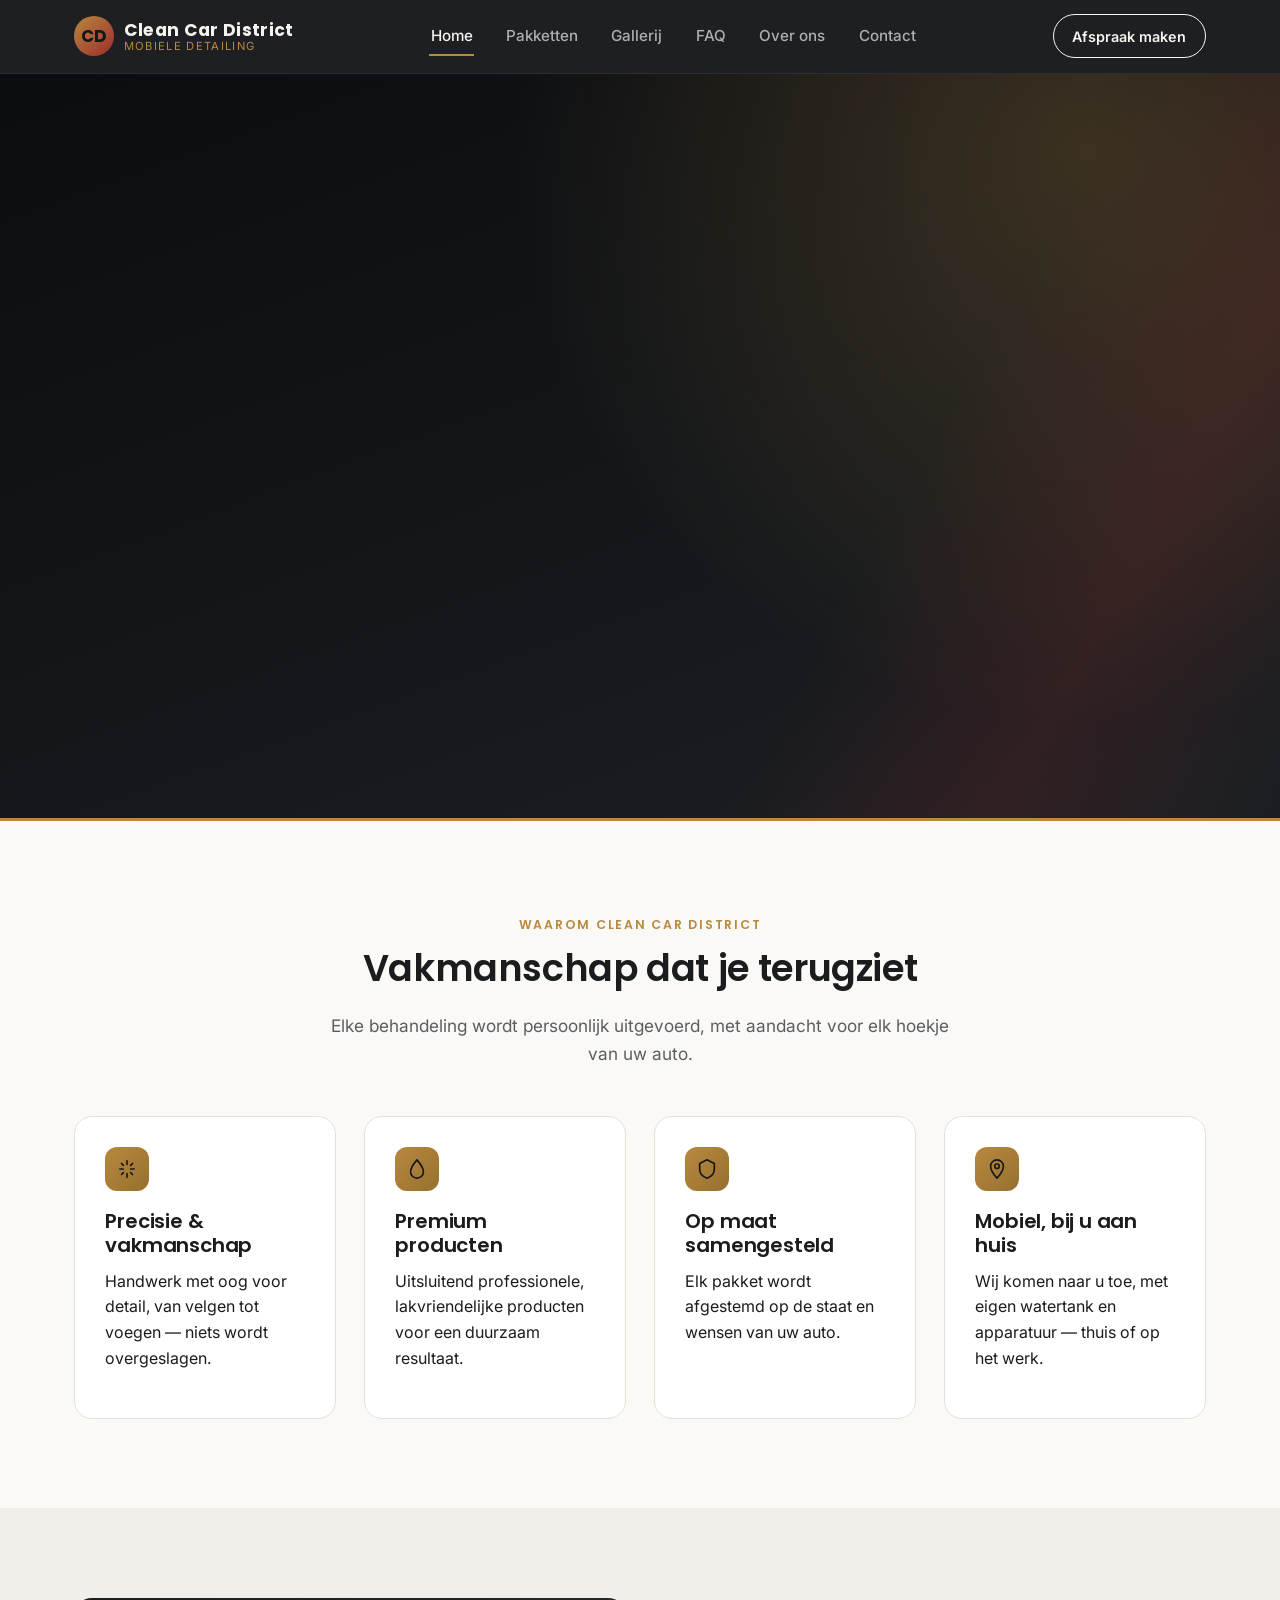
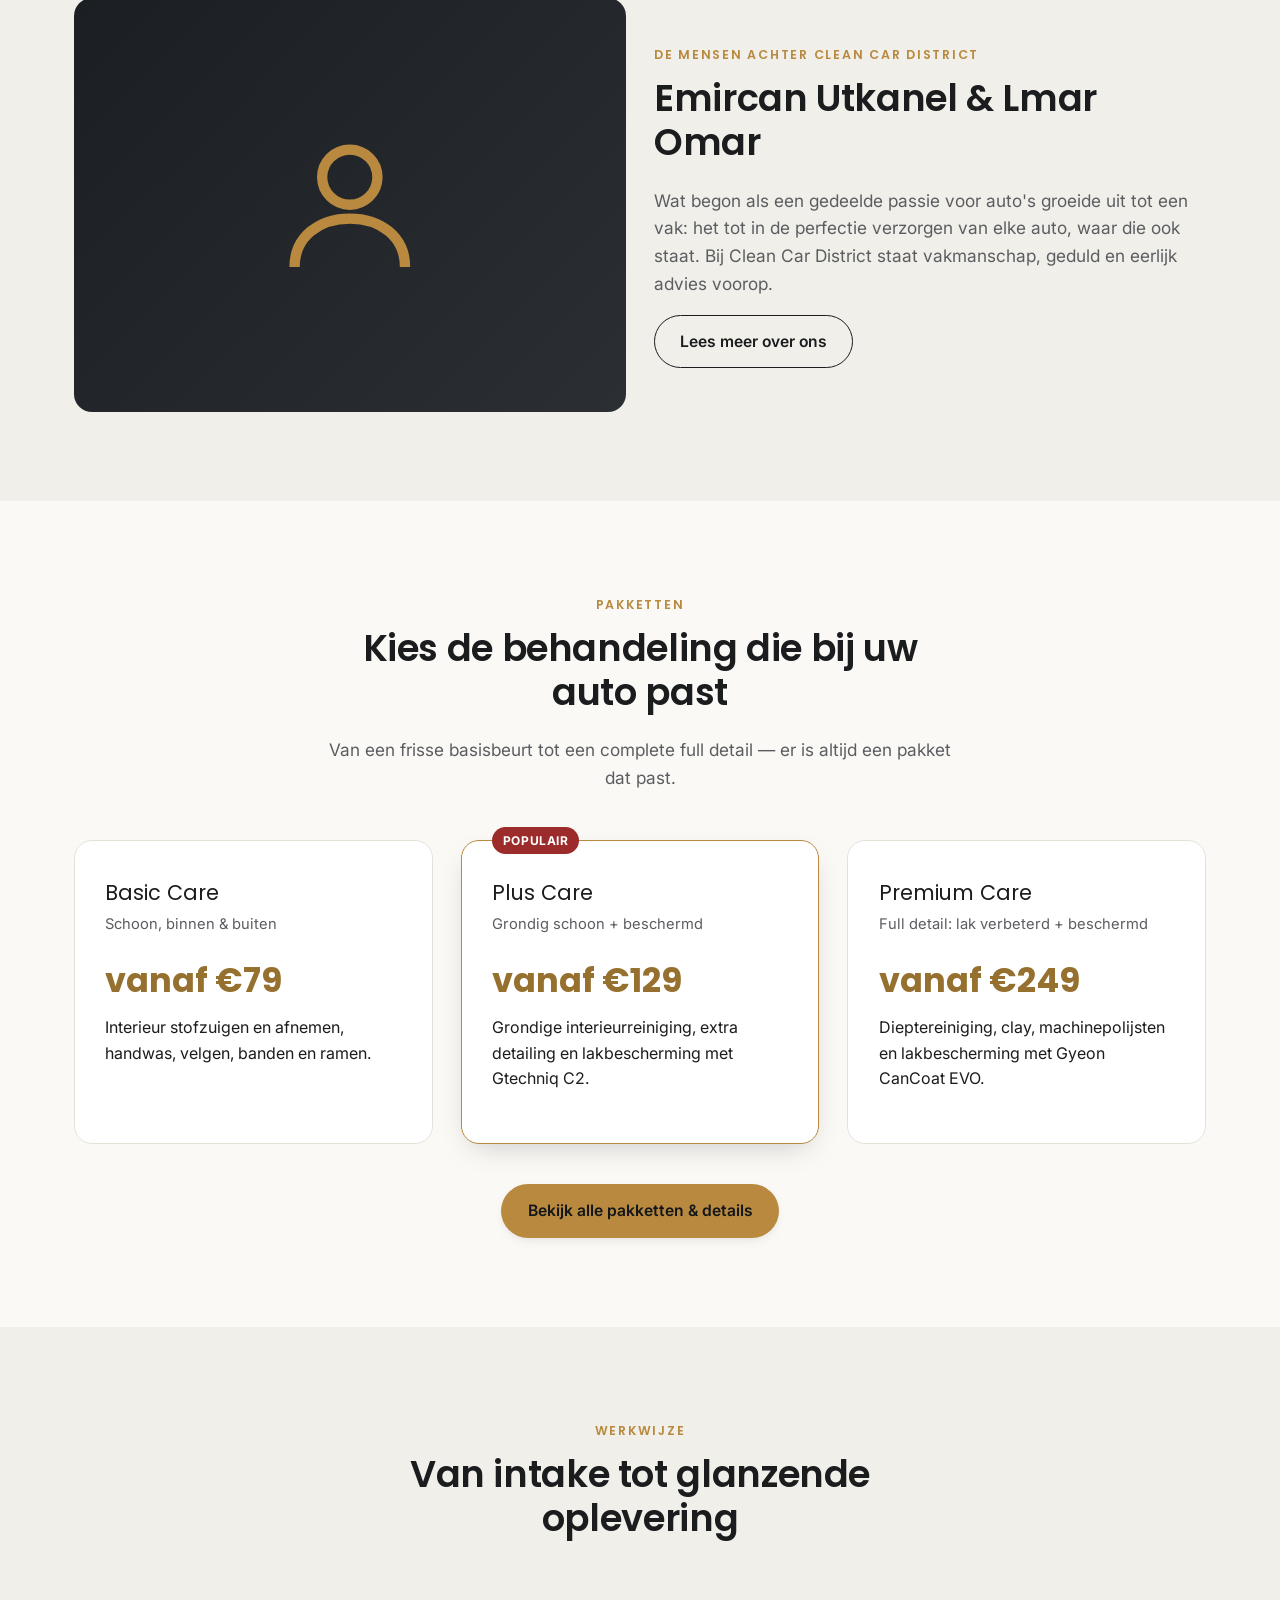
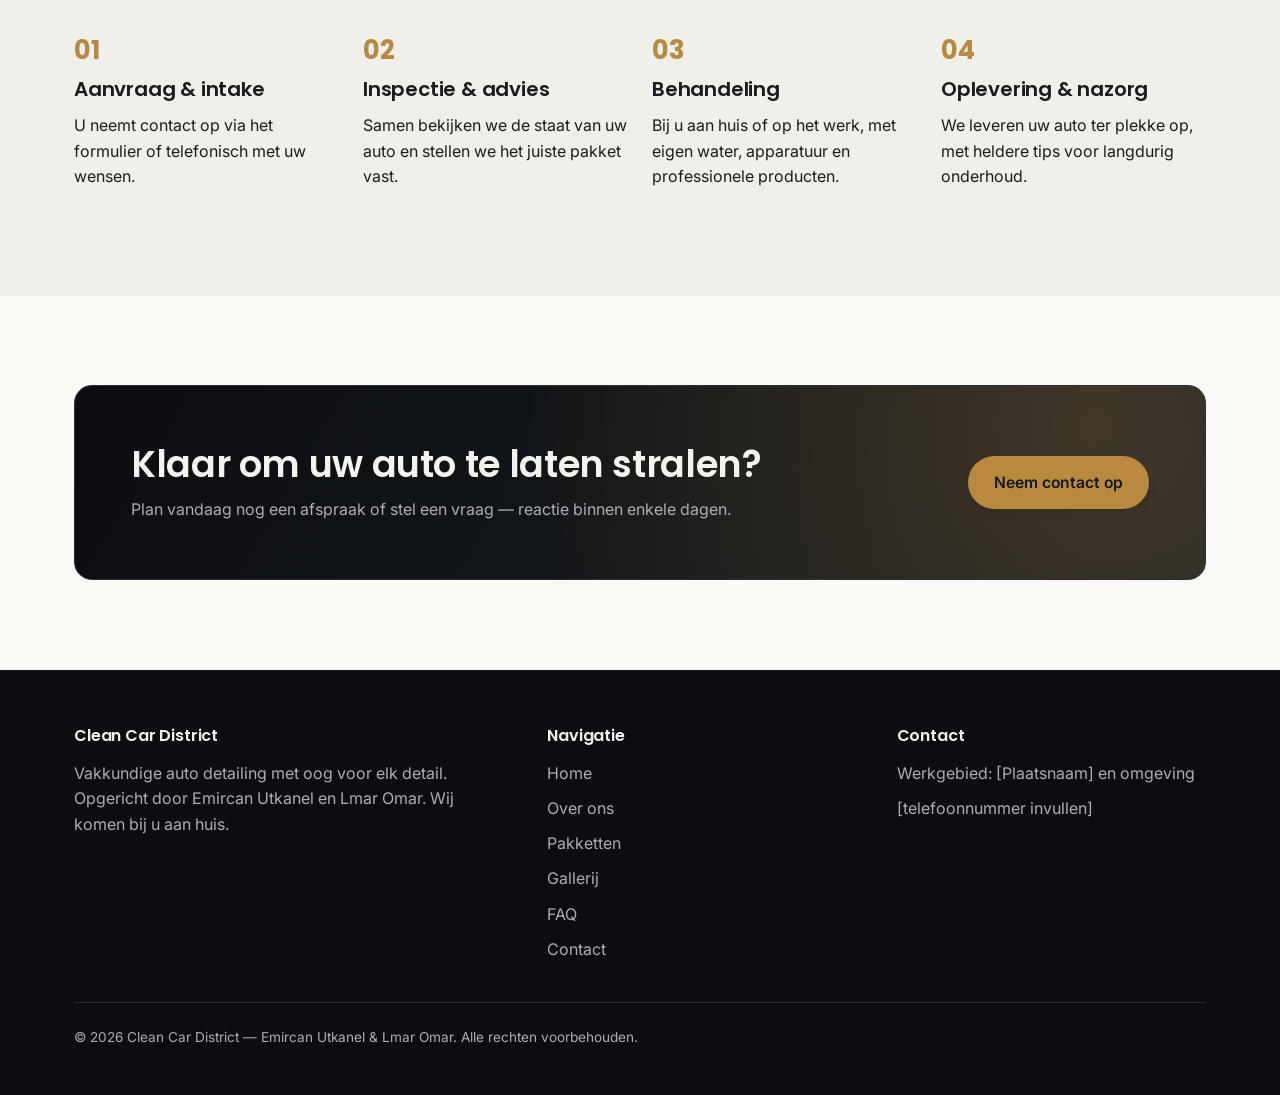
<file: index.html>
<!DOCTYPE html>
<html lang="nl">
<head>
  <meta charset="UTF-8" />
  <meta name="viewport" content="width=device-width, initial-scale=1.0" />
  <title>Clean Car District — Mobiele Auto Detailing aan huis</title>
  <meta name="description" content="Clean Car District is de mobiele detailingservice van Emircan Utkanel en Lmar Omar. Vakkundige auto detailing bij u aan huis of op het werk." />
  <link rel="preconnect" href="https://fonts.googleapis.com" />
  <link rel="preconnect" href="https://fonts.gstatic.com" crossorigin />
  <link href="https://fonts.googleapis.com/css2?family=Poppins:wght@600;700&family=Inter:wght@400;500;600&display=swap" rel="stylesheet" />
  <link rel="stylesheet" href="css/style.css?v=2" />
</head>
<body>
  <a class="skip-link" href="#main">Ga naar inhoud</a>

  <header class="site-header">
    <div class="container header-inner">
      <a class="brand" href="index.html">
        <span class="brand-mark" aria-hidden="true">CD</span>
        <span class="brand-text">
          <strong>Clean Car District</strong>
          <span>Mobiele Detailing</span>
        </span>
      </a>

      <nav class="main-nav" id="primary-navigation" data-open="false" aria-label="Hoofdmenu">
        <ul>
          <li><a href="index.html" aria-current="page">Home</a></li>
          <li><a href="pakketten.html">Pakketten</a></li>
          <li><a href="gallerij.html">Gallerij</a></li>
          <li><a href="faq.html">FAQ</a></li>
          <li><a href="over-ons.html">Over ons</a></li>
          <li><a href="contact.html">Contact</a></li>
        </ul>
      </nav>

      <div class="header-cta">
        <a class="btn btn-outline" href="contact.html#afspraak">Afspraak maken</a>
        <button type="button" class="nav-toggle" aria-expanded="false" aria-controls="primary-navigation" aria-label="Menu openen">
          <span class="bars" aria-hidden="true"></span>
        </button>
      </div>
    </div>
    <div class="nav-scrim" data-open="false"></div>
  </header>

  <main id="main">
    <!-- HERO -->
    <section class="hero">
      <div class="container hero-inner">
        <div class="hero-content">
          <p class="eyebrow reveal">Auto Detailing · Nederland</p>
          <h1 class="reveal reveal-delay-1">Precisie en passie voor elke auto.</h1>
          <p class="lede reveal reveal-delay-2">
            Clean Car District is de mobiele detailingservice van Emircan Utkanel en
            Lmar Omar. We komen bij u aan huis of op het werk en brengen uw auto met
            vakmanschap, premium producten en oog voor elk detail terug naar
            showroomkwaliteit — van grondige reiniging tot machinepolijsten en lakbescherming.
          </p>
          <div class="btn-row reveal reveal-delay-3">
            <a class="btn btn-primary" href="pakketten.html">Bekijk pakketten</a>
            <a class="btn btn-outline" href="contact.html#afspraak">Afspraak maken</a>
          </div>

          <div class="hero-stats reveal reveal-delay-3">
            <div>
              <strong>100%</strong>
              <span>Persoonlijke aandacht</span>
            </div>
            <div>
              <strong>Op maat</strong>
              <span>Elk pakket samengesteld</span>
            </div>
            <div>
              <strong>Aan huis</strong>
              <span>Wij komen naar u toe</span>
            </div>
          </div>
        </div>

        <div class="hero-visual reveal reveal-delay-2" role="img" aria-label="Illustratie van een gedetailde auto">
          <svg class="icon-car" viewBox="0 0 64 40" fill="none" stroke="currentColor" stroke-width="2" stroke-linecap="round" stroke-linejoin="round" aria-hidden="true">
            <path d="M6 26 L10 14 Q13 9 20 9 H40 Q47 9 50 14 L58 26"></path>
            <path d="M2 26h60v6a2 2 0 0 1-2 2h-4a2 2 0 0 1-2-2v-1H10v1a2 2 0 0 1-2 2H4a2 2 0 0 1-2-2z"></path>
            <circle cx="16" cy="34" r="4"></circle>
            <circle cx="48" cy="34" r="4"></circle>
          </svg>
          <p class="badge">Vervang dit vlak door een foto van uw mooiste opleverwerk.</p>
        </div>
      </div>
    </section>

    <!-- USP's -->
    <section class="section">
      <div class="container">
        <div class="section-header center">
          <p class="eyebrow">Waarom Clean Car District</p>
          <h2>Vakmanschap dat je terugziet</h2>
          <p class="lede">Elke behandeling wordt persoonlijk uitgevoerd, met aandacht voor elk hoekje van uw auto.</p>
        </div>

        <div class="grid grid-4">
          <div class="card fade-up">
            <span class="icon" aria-hidden="true">
              <svg viewBox="0 0 24 24" fill="none" stroke="currentColor" stroke-width="1.8" stroke-linecap="round" stroke-linejoin="round"><path d="M12 3v4M12 17v4M4.2 12H8M16 12h3.8M6 6l2 2M16 16l2 2M18 6l-2 2M8 16l-2 2"/></svg>
            </span>
            <h3>Precisie &amp; vakmanschap</h3>
            <p>Handwerk met oog voor detail, van velgen tot voegen — niets wordt overgeslagen.</p>
          </div>

          <div class="card fade-up">
            <span class="icon" aria-hidden="true">
              <svg viewBox="0 0 24 24" fill="none" stroke="currentColor" stroke-width="1.8" stroke-linecap="round" stroke-linejoin="round"><path d="M12 2s7 8 7 13a7 7 0 1 1-14 0c0-5 7-13 7-13z"/></svg>
            </span>
            <h3>Premium producten</h3>
            <p>Uitsluitend professionele, lakvriendelijke producten voor een duurzaam resultaat.</p>
          </div>

          <div class="card fade-up">
            <span class="icon" aria-hidden="true">
              <svg viewBox="0 0 24 24" fill="none" stroke="currentColor" stroke-width="1.8" stroke-linecap="round" stroke-linejoin="round"><path d="M12 2l8 4v6c0 5-3.5 8.5-8 10-4.5-1.5-8-5-8-10V6l8-4z"/></svg>
            </span>
            <h3>Op maat samengesteld</h3>
            <p>Elk pakket wordt afgestemd op de staat en wensen van uw auto.</p>
          </div>

          <div class="card fade-up">
            <span class="icon" aria-hidden="true">
              <svg viewBox="0 0 24 24" fill="none" stroke="currentColor" stroke-width="1.8" stroke-linecap="round" stroke-linejoin="round"><path d="M12 22s7-7.58 7-13a7 7 0 1 0-14 0c0 5.42 7 13 7 13z"/><circle cx="12" cy="9" r="2.5"/></svg>
            </span>
            <h3>Mobiel, bij u aan huis</h3>
            <p>Wij komen naar u toe, met eigen watertank en apparatuur — thuis of op het werk.</p>
          </div>
        </div>
      </div>
    </section>

    <!-- OVER ONS TEASER -->
    <section class="section section-soft">
      <div class="container grid grid-2" style="align-items:center;">
        <div class="fade-up" style="aspect-ratio:4/3;border-radius:var(--radius-lg);background:linear-gradient(135deg,#1b1f23,#2b2f34);display:flex;align-items:center;justify-content:center;">
          <span class="visually-hidden">Foto van Emircan Utkanel en Lmar Omar, eigenaren van Clean Car District</span>
          <svg viewBox="0 0 24 24" width="30%" fill="none" stroke="#b8893f" stroke-width="1.5" aria-hidden="true"><circle cx="12" cy="8" r="4"/><path d="M4 21c0-4.4 3.6-7 8-7s8 2.6 8 7"/></svg>
        </div>
        <div class="fade-up">
          <p class="eyebrow">De mensen achter Clean Car District</p>
          <h2>Emircan Utkanel &amp; Lmar Omar</h2>
          <p class="lede">
            Wat begon als een gedeelde passie voor auto's groeide uit tot een vak: het
            tot in de perfectie verzorgen van elke auto, waar die ook staat. Bij Clean Car District
            staat vakmanschap, geduld en eerlijk advies voorop.
          </p>
          <a class="btn btn-outline" href="over-ons.html">Lees meer over ons</a>
        </div>
      </div>
    </section>

    <!-- PAKKETTEN PREVIEW -->
    <section class="section">
      <div class="container">
        <div class="section-header center">
          <p class="eyebrow">Pakketten</p>
          <h2>Kies de behandeling die bij uw auto past</h2>
          <p class="lede">Van een frisse basisbeurt tot een complete full detail — er is altijd een pakket dat past.</p>
        </div>

        <div class="grid grid-3">
          <div class="plan-card fade-up">
            <p class="plan-name">Basic Care</p>
            <p class="plan-tagline">Schoon, binnen &amp; buiten</p>
            <p class="plan-price">vanaf €79</p>
            <p>Interieur stofzuigen en afnemen, handwas, velgen, banden en ramen.</p>
          </div>

          <div class="plan-card featured fade-up">
            <span class="plan-badge">Populair</span>
            <p class="plan-name">Plus Care</p>
            <p class="plan-tagline">Grondig schoon + beschermd</p>
            <p class="plan-price">vanaf €129</p>
            <p>Grondige interieurreiniging, extra detailing en lakbescherming met Gtechniq C2.</p>
          </div>

          <div class="plan-card fade-up">
            <p class="plan-name">Premium Care</p>
            <p class="plan-tagline">Full detail: lak verbeterd + beschermd</p>
            <p class="plan-price">vanaf €249</p>
            <p>Dieptereiniging, clay, machinepolijsten en lakbescherming met Gyeon CanCoat EVO.</p>
          </div>
        </div>

        <div class="text-center" style="margin-top:2.5rem;">
          <a class="btn btn-primary" href="pakketten.html">Bekijk alle pakketten &amp; details</a>
        </div>
      </div>
    </section>

    <!-- WERKWIJZE -->
    <section class="section section-soft">
      <div class="container">
        <div class="section-header center">
          <p class="eyebrow">Werkwijze</p>
          <h2>Van intake tot glanzende oplevering</h2>
        </div>

        <div class="steps">
          <div class="step fade-up">
            <h3>Aanvraag &amp; intake</h3>
            <p>U neemt contact op via het formulier of telefonisch met uw wensen.</p>
          </div>
          <div class="step fade-up">
            <h3>Inspectie &amp; advies</h3>
            <p>Samen bekijken we de staat van uw auto en stellen we het juiste pakket vast.</p>
          </div>
          <div class="step fade-up">
            <h3>Behandeling</h3>
            <p>Bij u aan huis of op het werk, met eigen water, apparatuur en professionele producten.</p>
          </div>
          <div class="step fade-up">
            <h3>Oplevering &amp; nazorg</h3>
            <p>We leveren uw auto ter plekke op, met heldere tips voor langdurig onderhoud.</p>
          </div>
        </div>
      </div>
    </section>

    <!-- CTA -->
    <section class="section">
      <div class="container">
        <div class="cta-band fade-up">
          <div>
            <h2>Klaar om uw auto te laten stralen?</h2>
            <p>Plan vandaag nog een afspraak of stel een vraag — reactie binnen enkele dagen.</p>
          </div>
          <a class="btn btn-primary" href="contact.html">Neem contact op</a>
        </div>
      </div>
    </section>
  </main>

  <footer class="site-footer">
    <div class="container">
      <div class="footer-grid">
        <div>
          <h3>Clean Car District</h3>
          <p>Vakkundige auto detailing met oog voor elk detail. Opgericht door Emircan Utkanel en Lmar Omar. Wij komen bij u aan huis.</p>
        </div>
        <div>
          <h3>Navigatie</h3>
          <ul>
            <li><a href="index.html">Home</a></li>
            <li><a href="over-ons.html">Over ons</a></li>
            <li><a href="pakketten.html">Pakketten</a></li>
            <li><a href="gallerij.html">Gallerij</a></li>
            <li><a href="faq.html">FAQ</a></li>
            <li><a href="contact.html">Contact</a></li>
          </ul>
        </div>
        <div>
          <h3>Contact</h3>
          <ul>
            <li>Werkgebied: [Plaatsnaam] en omgeving</li>
            <li><a href="tel:+31600000000">[telefoonnummer invullen]</a></li>
          </ul>
        </div>
      </div>

      <div class="footer-bottom">
        <p>&copy; <span data-year>2026</span> Clean Car District — Emircan Utkanel &amp; Lmar Omar. Alle rechten voorbehouden.</p>
      </div>
    </div>
  </footer>

  <script src="js/script.js?v=2"></script>
</body>
</html>
</file>
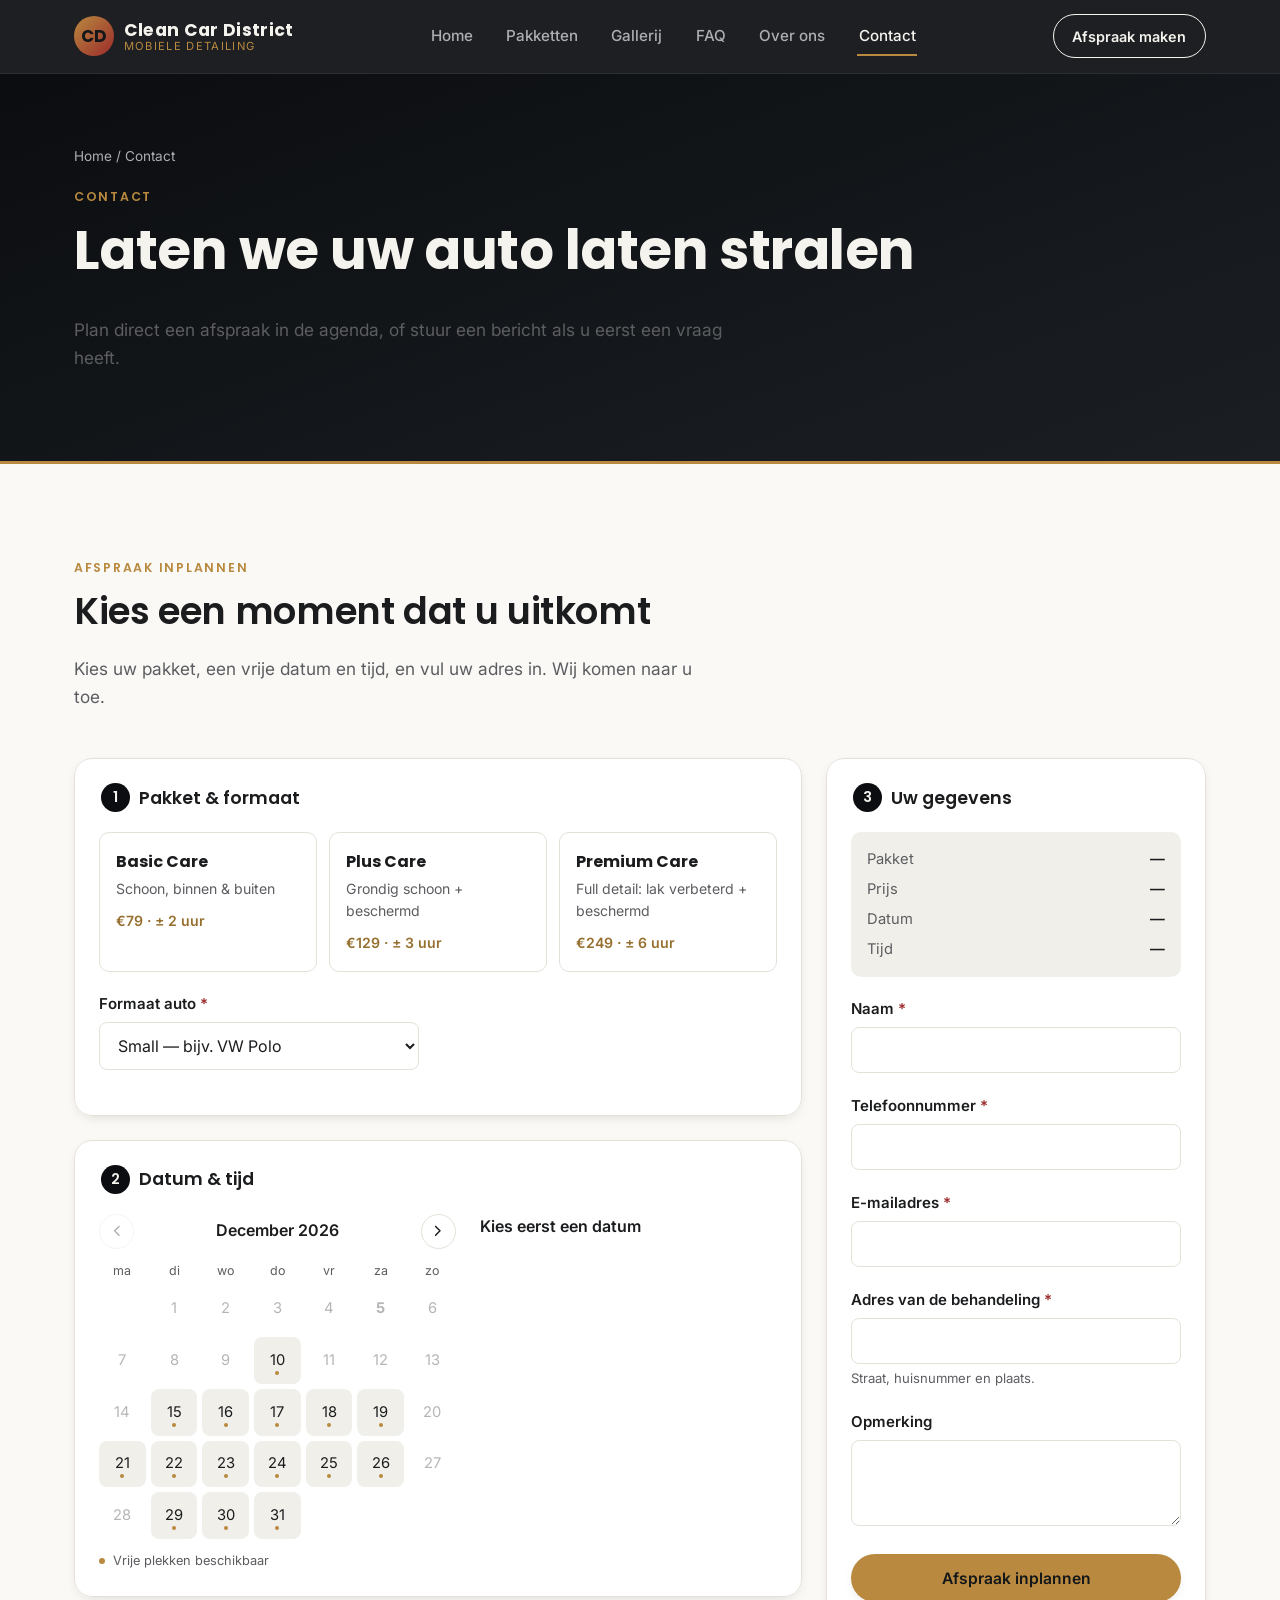
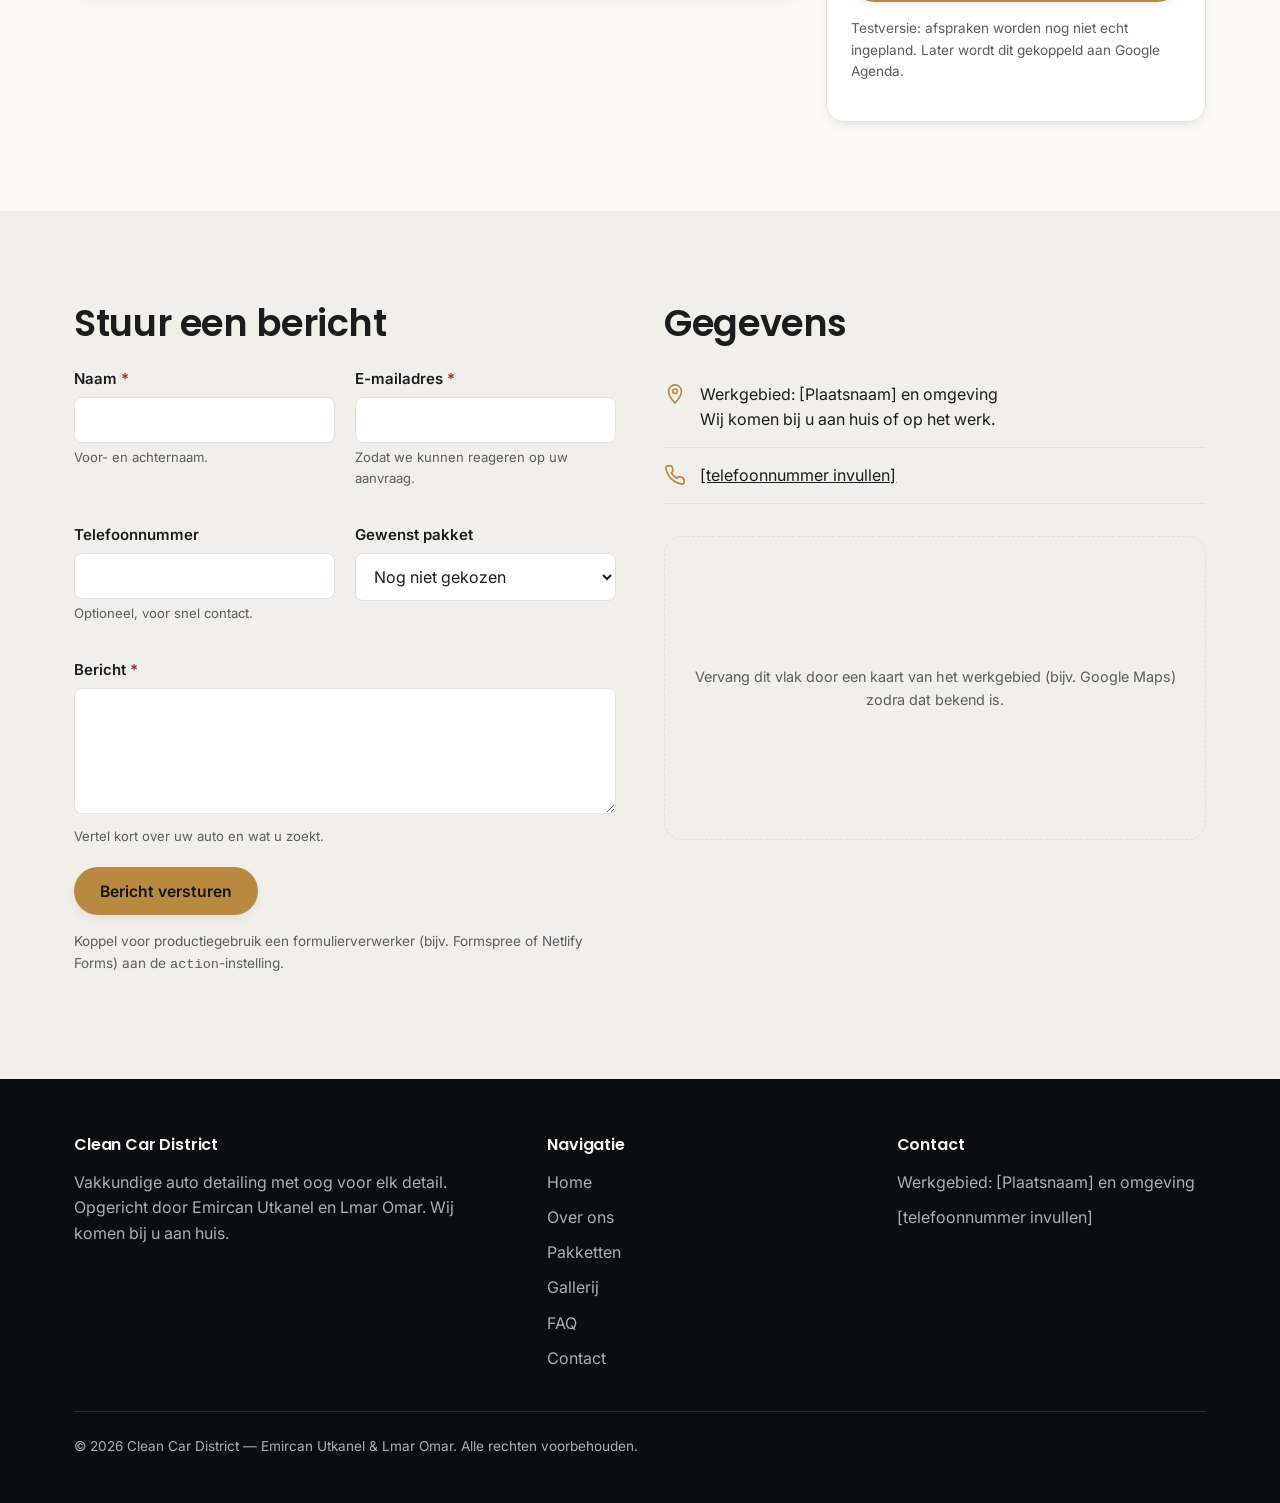
<file: contact.html>
<!DOCTYPE html>
<html lang="nl">
<head>
  <meta charset="UTF-8" />
  <meta name="viewport" content="width=device-width, initial-scale=1.0" />
  <title>Contact — Clean Car District</title>
  <meta name="description" content="Neem contact op met Clean Car District voor een afspraak of vraag over auto detailing." />
  <link rel="preconnect" href="https://fonts.googleapis.com" />
  <link rel="preconnect" href="https://fonts.gstatic.com" crossorigin />
  <link href="https://fonts.googleapis.com/css2?family=Poppins:wght@600;700&family=Inter:wght@400;500;600&display=swap" rel="stylesheet" />
  <link rel="stylesheet" href="css/style.css?v=2" />
</head>
<body>
  <a class="skip-link" href="#main">Ga naar inhoud</a>

  <header class="site-header">
    <div class="container header-inner">
      <a class="brand" href="index.html">
        <span class="brand-mark" aria-hidden="true">CD</span>
        <span class="brand-text">
          <strong>Clean Car District</strong>
          <span>Mobiele Detailing</span>
        </span>
      </a>

      <nav class="main-nav" id="primary-navigation" data-open="false" aria-label="Hoofdmenu">
        <ul>
          <li><a href="index.html">Home</a></li>
          <li><a href="pakketten.html">Pakketten</a></li>
          <li><a href="gallerij.html">Gallerij</a></li>
          <li><a href="faq.html">FAQ</a></li>
          <li><a href="over-ons.html">Over ons</a></li>
          <li><a href="contact.html" aria-current="page">Contact</a></li>
        </ul>
      </nav>

      <div class="header-cta">
        <a class="btn btn-outline" href="contact.html#afspraak">Afspraak maken</a>
        <button type="button" class="nav-toggle" aria-expanded="false" aria-controls="primary-navigation" aria-label="Menu openen">
          <span class="bars" aria-hidden="true"></span>
        </button>
      </div>
    </div>
    <div class="nav-scrim" data-open="false"></div>
  </header>

  <main id="main">
    <section class="page-hero">
      <div class="container">
        <p class="breadcrumb"><a href="index.html">Home</a> / Contact</p>
        <p class="eyebrow">Contact</p>
        <h1>Laten we uw auto laten stralen</h1>
        <p class="lede" style="max-width:60ch;">Plan direct een afspraak in de agenda, of stuur een bericht als u eerst een vraag heeft.</p>
      </div>
    </section>

    <section class="section" id="afspraak">
      <div class="container">
        <div class="section-header">
          <p class="eyebrow">Afspraak inplannen</p>
          <h2>Kies een moment dat u uitkomt</h2>
          <p class="lede">Kies uw pakket, een vrije datum en tijd, en vul uw adres in. Wij komen naar u toe.</p>
        </div>

        <form class="booking" data-booking novalidate>
          <div class="booking-main">
            <fieldset class="booking-step">
              <legend><span class="step-num" aria-hidden="true">1</span> Pakket &amp; formaat</legend>
              <div class="package-options">
                <label class="package-option">
                  <input type="radio" name="pakket" value="basic" required />
                  <span class="package-option-body">
                    <strong>Basic Care</strong>
                    <span>Schoon, binnen &amp; buiten</span>
                    <span class="package-meta" data-package-meta="basic"></span>
                  </span>
                </label>
                <label class="package-option">
                  <input type="radio" name="pakket" value="plus" />
                  <span class="package-option-body">
                    <strong>Plus Care</strong>
                    <span>Grondig schoon + beschermd</span>
                    <span class="package-meta" data-package-meta="plus"></span>
                  </span>
                </label>
                <label class="package-option">
                  <input type="radio" name="pakket" value="premium" />
                  <span class="package-option-body">
                    <strong>Premium Care</strong>
                    <span>Full detail: lak verbeterd + beschermd</span>
                    <span class="package-meta" data-package-meta="premium"></span>
                  </span>
                </label>
              </div>

              <div class="form-field" style="max-width:320px;margin-top:1.25rem;">
                <label class="required" for="formaat">Formaat auto</label>
                <select id="formaat" name="formaat" required>
                  <option value="small">Small — bijv. VW Polo</option>
                  <option value="medium">Medium — bijv. VW Golf</option>
                  <option value="large">Large — bijv. VW Passat</option>
                  <option value="suv">SUV — bijv. VW Tiguan</option>
                </select>
              </div>
            </fieldset>

            <fieldset class="booking-step">
              <legend><span class="step-num" aria-hidden="true">2</span> Datum &amp; tijd</legend>
              <div class="booking-datetime">
                <div class="calendar">
                  <div class="calendar-head">
                    <button type="button" class="calendar-nav" data-cal-prev aria-label="Vorige maand">
                      <svg viewBox="0 0 24 24" fill="none" stroke="currentColor" stroke-width="2" stroke-linecap="round" stroke-linejoin="round" aria-hidden="true"><polyline points="15 18 9 12 15 6"/></svg>
                    </button>
                    <p class="calendar-title" data-cal-title aria-live="polite"></p>
                    <button type="button" class="calendar-nav" data-cal-next aria-label="Volgende maand">
                      <svg viewBox="0 0 24 24" fill="none" stroke="currentColor" stroke-width="2" stroke-linecap="round" stroke-linejoin="round" aria-hidden="true"><polyline points="9 18 15 12 9 6"/></svg>
                    </button>
                  </div>
                  <div class="calendar-weekdays" aria-hidden="true">
                    <span>ma</span><span>di</span><span>wo</span><span>do</span><span>vr</span><span>za</span><span>zo</span>
                  </div>
                  <div class="calendar-grid" data-cal-grid></div>
                  <p class="calendar-legend"><span class="dot" aria-hidden="true"></span> Vrije plekken beschikbaar</p>
                </div>

                <div class="slots">
                  <p class="slots-title" data-slots-title>Kies eerst een datum</p>
                  <div class="slots-grid" data-slots role="radiogroup" aria-label="Beschikbare tijden"></div>
                </div>
              </div>
            </fieldset>
          </div>

          <aside class="booking-side">
            <fieldset class="booking-step">
              <legend><span class="step-num" aria-hidden="true">3</span> Uw gegevens</legend>

              <dl class="booking-summary" data-summary>
                <div><dt>Pakket</dt><dd data-sum="pakket">—</dd></div>
                <div><dt>Prijs</dt><dd data-sum="prijs">—</dd></div>
                <div><dt>Datum</dt><dd data-sum="datum">—</dd></div>
                <div><dt>Tijd</dt><dd data-sum="tijd">—</dd></div>
              </dl>

              <div class="form-field">
                <label class="required" for="b-naam">Naam</label>
                <input type="text" id="b-naam" name="naam" autocomplete="name" required />
              </div>
              <div class="form-field">
                <label class="required" for="b-telefoon">Telefoonnummer</label>
                <input type="tel" id="b-telefoon" name="telefoon" autocomplete="tel" required />
              </div>
              <div class="form-field">
                <label class="required" for="b-email">E-mailadres</label>
                <input type="email" id="b-email" name="email" autocomplete="email" required />
              </div>
              <div class="form-field">
                <label class="required" for="b-adres">Adres van de behandeling</label>
                <input type="text" id="b-adres" name="adres" autocomplete="street-address" required aria-describedby="b-adres-hint" />
                <p class="hint" id="b-adres-hint">Straat, huisnummer en plaats.</p>
              </div>
              <div class="form-field">
                <label for="b-opmerking">Opmerking</label>
                <textarea id="b-opmerking" name="opmerking" rows="3"></textarea>
              </div>

              <p class="booking-error" data-booking-error role="alert"></p>
              <button type="submit" class="btn btn-primary" style="width:100%;">Afspraak inplannen</button>
              <p class="form-note">
                Testversie: afspraken worden nog niet echt ingepland. Later wordt
                dit gekoppeld aan Google Agenda.
              </p>
            </fieldset>
          </aside>

          <div class="booking-done" data-booking-done hidden tabindex="-1">
            <span class="icon" aria-hidden="true">
              <svg viewBox="0 0 24 24" fill="none" stroke="currentColor" stroke-width="2" stroke-linecap="round" stroke-linejoin="round"><polyline points="20 6 9 17 4 12"/></svg>
            </span>
            <h3>Uw afspraak staat gepland</h3>
            <p data-done-text></p>
            <button type="button" class="btn btn-outline" data-booking-reset>Nog een afspraak maken</button>
          </div>
        </form>
      </div>
    </section>

    <section class="section section-soft">
      <div class="container contact-grid">
        <div class="fade-up">
          <h2>Stuur een bericht</h2>
          <form method="post" novalidate>
            <div class="form-row">
              <div class="form-field">
                <label class="required" for="naam">Naam</label>
                <input type="text" id="naam" name="naam" autocomplete="name" required aria-describedby="naam-hint" />
                <p class="hint" id="naam-hint">Voor- en achternaam.</p>
              </div>
              <div class="form-field">
                <label class="required" for="email">E-mailadres</label>
                <input type="email" id="email" name="email" autocomplete="email" required aria-describedby="email-hint" />
                <p class="hint" id="email-hint">Zodat we kunnen reageren op uw aanvraag.</p>
              </div>
            </div>

            <div class="form-row">
              <div class="form-field">
                <label for="telefoon">Telefoonnummer</label>
                <input type="tel" id="telefoon" name="telefoon" autocomplete="tel" aria-describedby="telefoon-hint" />
                <p class="hint" id="telefoon-hint">Optioneel, voor snel contact.</p>
              </div>
              <div class="form-field">
                <label for="pakket">Gewenst pakket</label>
                <select id="pakket" name="pakket">
                  <option value="">Nog niet gekozen</option>
                  <option value="basic">Basic Care</option>
                  <option value="plus">Plus Care</option>
                  <option value="premium">Premium Care</option>
                  <option value="advies">Ik wil advies</option>
                </select>
              </div>
            </div>

            <div class="form-field">
              <label class="required" for="bericht">Bericht</label>
              <textarea id="bericht" name="bericht" rows="5" required aria-describedby="bericht-hint"></textarea>
              <p class="hint" id="bericht-hint">Vertel kort over uw auto en wat u zoekt.</p>
            </div>

            <button type="submit" class="btn btn-primary">Bericht versturen</button>
            <p class="form-note">
              Koppel voor productiegebruik een formulierverwerker (bijv.
              Formspree of Netlify Forms) aan de <code>action</code>-instelling.
            </p>
          </form>
        </div>

        <div class="fade-up">
          <h2>Gegevens</h2>
          <ul class="contact-info-list">
            <li>
              <svg viewBox="0 0 24 24" fill="none" stroke="currentColor" stroke-width="1.8" stroke-linecap="round" stroke-linejoin="round" aria-hidden="true"><path d="M12 22s7-7.58 7-13a7 7 0 1 0-14 0c0 5.42 7 13 7 13z"/><circle cx="12" cy="9" r="2.5"/></svg>
              <span>Werkgebied: [Plaatsnaam] en omgeving<br /><span class="hint">Wij komen bij u aan huis of op het werk.</span></span>
            </li>
            <li>
              <svg viewBox="0 0 24 24" fill="none" stroke="currentColor" stroke-width="1.8" stroke-linecap="round" stroke-linejoin="round" aria-hidden="true"><path d="M22 16.9v3a2 2 0 0 1-2.2 2 19.8 19.8 0 0 1-8.6-3.1 19.5 19.5 0 0 1-6-6A19.8 19.8 0 0 1 2.1 4.2 2 2 0 0 1 4.1 2h3a2 2 0 0 1 2 1.7c.1.9.3 1.8.6 2.6a2 2 0 0 1-.5 2.1L8 9.6a16 16 0 0 0 6 6l1.2-1.2a2 2 0 0 1 2.1-.5c.8.3 1.7.5 2.6.6a2 2 0 0 1 1.1 2z"/></svg>
              <a href="tel:+31600000000">[telefoonnummer invullen]</a>
            </li>
          </ul>

          <div class="map-placeholder" role="img" aria-label="Plaatshouder voor een kaart van het werkgebied van Clean Car District">
            Vervang dit vlak door een kaart van het werkgebied (bijv. Google Maps) zodra dat bekend is.
          </div>
        </div>
      </div>
    </section>
  </main>

  <footer class="site-footer">
    <div class="container">
      <div class="footer-grid">
        <div>
          <h3>Clean Car District</h3>
          <p>Vakkundige auto detailing met oog voor elk detail. Opgericht door Emircan Utkanel en Lmar Omar. Wij komen bij u aan huis.</p>
        </div>
        <div>
          <h3>Navigatie</h3>
          <ul>
            <li><a href="index.html">Home</a></li>
            <li><a href="over-ons.html">Over ons</a></li>
            <li><a href="pakketten.html">Pakketten</a></li>
            <li><a href="gallerij.html">Gallerij</a></li>
            <li><a href="faq.html">FAQ</a></li>
            <li><a href="contact.html">Contact</a></li>
          </ul>
        </div>
        <div>
          <h3>Contact</h3>
          <ul>
            <li>Werkgebied: [Plaatsnaam] en omgeving</li>
            <li><a href="tel:+31600000000">[telefoonnummer invullen]</a></li>
          </ul>
        </div>
      </div>

      <div class="footer-bottom">
        <p>&copy; <span data-year>2026</span> Clean Car District — Emircan Utkanel &amp; Lmar Omar. Alle rechten voorbehouden.</p>
      </div>
    </div>
  </footer>

  <script src="js/script.js?v=2"></script>
</body>
</html>
</file>
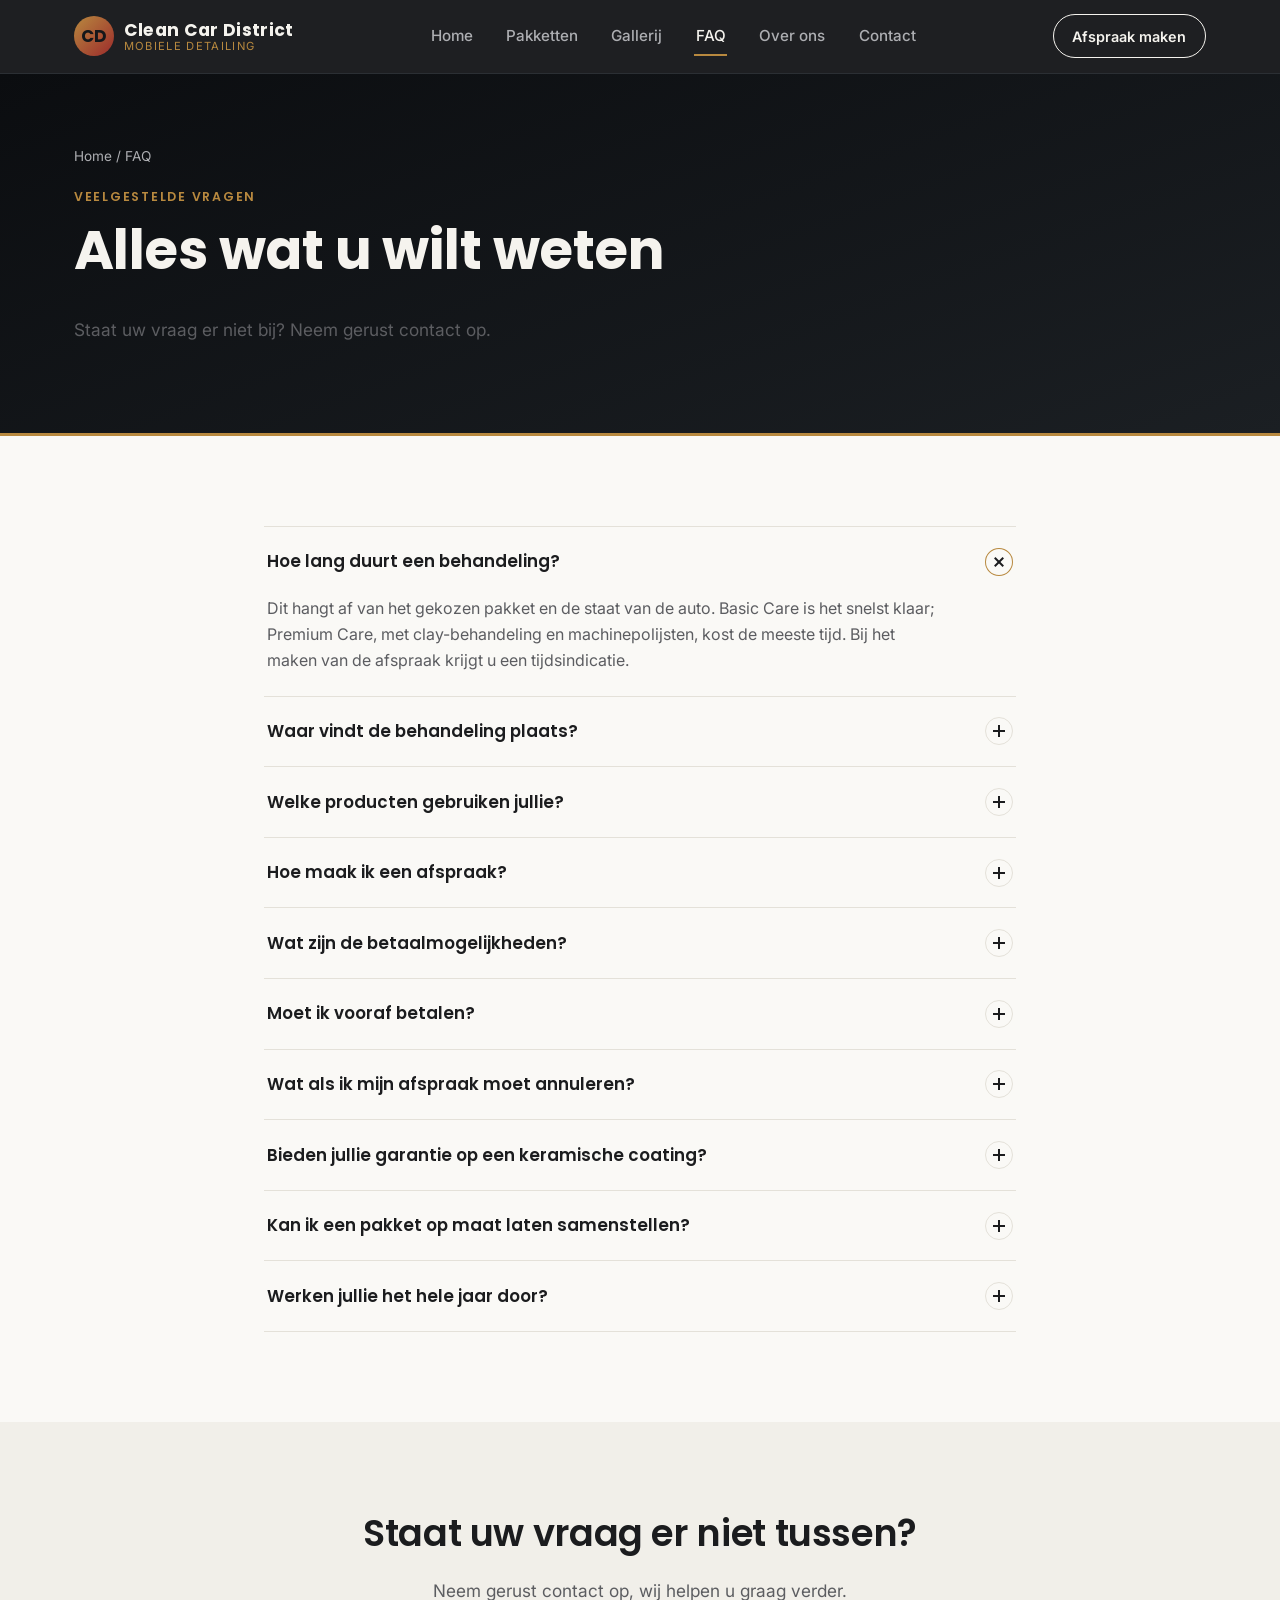
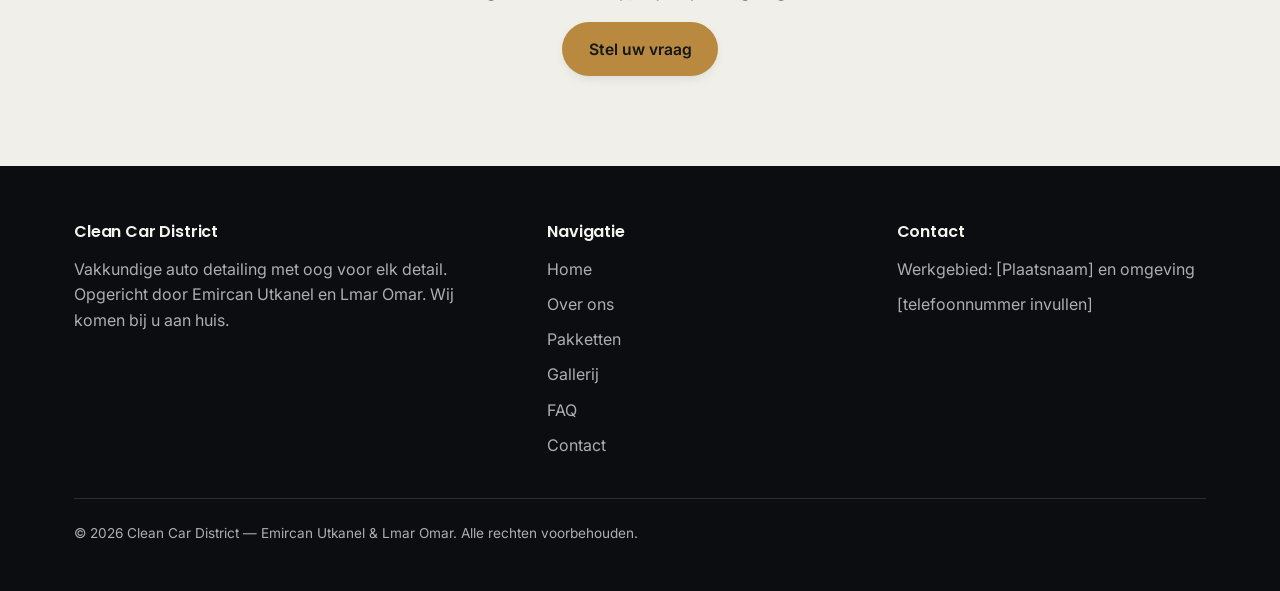
<file: faq.html>
<!DOCTYPE html>
<html lang="nl">
<head>
  <meta charset="UTF-8" />
  <meta name="viewport" content="width=device-width, initial-scale=1.0" />
  <title>Veelgestelde vragen — Clean Car District</title>
  <meta name="description" content="Antwoorden op veelgestelde vragen over de detailing diensten van Clean Car District." />
  <link rel="preconnect" href="https://fonts.googleapis.com" />
  <link rel="preconnect" href="https://fonts.gstatic.com" crossorigin />
  <link href="https://fonts.googleapis.com/css2?family=Poppins:wght@600;700&family=Inter:wght@400;500;600&display=swap" rel="stylesheet" />
  <link rel="stylesheet" href="css/style.css?v=2" />
</head>
<body>
  <a class="skip-link" href="#main">Ga naar inhoud</a>

  <header class="site-header">
    <div class="container header-inner">
      <a class="brand" href="index.html">
        <span class="brand-mark" aria-hidden="true">CD</span>
        <span class="brand-text">
          <strong>Clean Car District</strong>
          <span>Mobiele Detailing</span>
        </span>
      </a>

      <nav class="main-nav" id="primary-navigation" data-open="false" aria-label="Hoofdmenu">
        <ul>
          <li><a href="index.html">Home</a></li>
          <li><a href="pakketten.html">Pakketten</a></li>
          <li><a href="gallerij.html">Gallerij</a></li>
          <li><a href="faq.html" aria-current="page">FAQ</a></li>
          <li><a href="over-ons.html">Over ons</a></li>
          <li><a href="contact.html">Contact</a></li>
        </ul>
      </nav>

      <div class="header-cta">
        <a class="btn btn-outline" href="contact.html#afspraak">Afspraak maken</a>
        <button type="button" class="nav-toggle" aria-expanded="false" aria-controls="primary-navigation" aria-label="Menu openen">
          <span class="bars" aria-hidden="true"></span>
        </button>
      </div>
    </div>
    <div class="nav-scrim" data-open="false"></div>
  </header>

  <main id="main">
    <section class="page-hero">
      <div class="container">
        <p class="breadcrumb"><a href="index.html">Home</a> / FAQ</p>
        <p class="eyebrow">Veelgestelde vragen</p>
        <h1>Alles wat u wilt weten</h1>
        <p class="lede" style="max-width:60ch;">Staat uw vraag er niet bij? Neem gerust contact op.</p>
      </div>
    </section>

    <section class="section">
      <div class="container" style="max-width:800px;">
        <div class="faq-list">
          <details class="faq-item" open>
            <summary>
              Hoe lang duurt een behandeling?
              <span class="plus" aria-hidden="true"></span>
            </summary>
            <div class="faq-answer">
              Dit hangt af van het gekozen pakket en de staat van de auto.
              Basic Care is het snelst klaar; Premium Care, met clay-behandeling
              en machinepolijsten, kost de meeste tijd. Bij het maken van de
              afspraak krijgt u een tijdsindicatie.
            </div>
          </details>

          <details class="faq-item">
            <summary>
              Waar vindt de behandeling plaats?
              <span class="plus" aria-hidden="true"></span>
            </summary>
            <div class="faq-answer">
              Wij werken mobiel: we komen bij u thuis of op het werk, met onze
              eigen watertank en apparatuur. U hoeft alleen te zorgen voor een
              plek waar de auto veilig kan staan en er ruimte rondom is om te
              werken.
            </div>
          </details>

          <details class="faq-item">
            <summary>
              Welke producten gebruiken jullie?
              <span class="plus" aria-hidden="true"></span>
            </summary>
            <div class="faq-answer">
              Uitsluitend professionele, lakvriendelijke producten die veilig
              zijn voor alle laksoorten, folie en interieurmaterialen.
            </div>
          </details>

          <details class="faq-item">
            <summary>
              Hoe maak ik een afspraak?
              <span class="plus" aria-hidden="true"></span>
            </summary>
            <div class="faq-answer">
              Via het <a href="contact.html">contactformulier</a> of telefonisch.
              U ontvangt binnen enkele dagen een reactie met beschikbare data.
            </div>
          </details>

          <details class="faq-item">
            <summary>
              Wat zijn de betaalmogelijkheden?
              <span class="plus" aria-hidden="true"></span>
            </summary>
            <div class="faq-answer">
              Betaling kan contant of via bankoverschrijving/tikkie. De exacte
              opties worden bij het maken van de afspraak besproken.
            </div>
          </details>

          <details class="faq-item">
            <summary>
              Moet ik vooraf betalen?
              <span class="plus" aria-hidden="true"></span>
            </summary>
            <div class="faq-answer">
              Bij Basic Care en Plus Care betaalt u na afloop. Voor Premium
              Care vragen we bij het boeken een
              aanbetaling van €50; het restbedrag betaalt u na afloop.
            </div>
          </details>

          <details class="faq-item">
            <summary>
              Wat als ik mijn afspraak moet annuleren?
              <span class="plus" aria-hidden="true"></span>
            </summary>
            <div class="faq-answer">
              Laat het ons zo snel mogelijk weten, dan plannen we graag een
              nieuwe datum in. De annuleringsvoorwaarden, ook voor de
              aanbetaling, bespreken we vooraf duidelijk met u.
            </div>
          </details>

          <details class="faq-item">
            <summary>
              Bieden jullie garantie op een keramische coating?
              <span class="plus" aria-hidden="true"></span>
            </summary>
            <div class="faq-answer">
              Ja, op keramische coatings geldt garantie. De duur is afhankelijk
              van het gebruikte product en wordt vooraf duidelijk besproken.
            </div>
          </details>

          <details class="faq-item">
            <summary>
              Kan ik een pakket op maat laten samenstellen?
              <span class="plus" aria-hidden="true"></span>
            </summary>
            <div class="faq-answer">
              Zeker. De vaste pakketten zijn een uitgangspunt — in overleg
              stellen we graag een combinatie samen die aansluit op de wensen
              en het budget.
            </div>
          </details>

          <details class="faq-item">
            <summary>
              Werken jullie het hele jaar door?
              <span class="plus" aria-hidden="true"></span>
            </summary>
            <div class="faq-answer">
              Ja, behandelingen zijn het hele jaar door mogelijk. In de
              wintermaanden wordt rekening gehouden met weersomstandigheden
              voor het beste eindresultaat.
            </div>
          </details>
        </div>
      </div>
    </section>

    <section class="section section-soft">
      <div class="container text-center">
        <h2>Staat uw vraag er niet tussen?</h2>
        <p class="lede" style="margin-inline:auto;">Neem gerust contact op, wij helpen u graag verder.</p>
        <a class="btn btn-primary" href="contact.html">Stel uw vraag</a>
      </div>
    </section>
  </main>

  <footer class="site-footer">
    <div class="container">
      <div class="footer-grid">
        <div>
          <h3>Clean Car District</h3>
          <p>Vakkundige auto detailing met oog voor elk detail. Opgericht door Emircan Utkanel en Lmar Omar. Wij komen bij u aan huis.</p>
        </div>
        <div>
          <h3>Navigatie</h3>
          <ul>
            <li><a href="index.html">Home</a></li>
            <li><a href="over-ons.html">Over ons</a></li>
            <li><a href="pakketten.html">Pakketten</a></li>
            <li><a href="gallerij.html">Gallerij</a></li>
            <li><a href="faq.html">FAQ</a></li>
            <li><a href="contact.html">Contact</a></li>
          </ul>
        </div>
        <div>
          <h3>Contact</h3>
          <ul>
            <li>Werkgebied: [Plaatsnaam] en omgeving</li>
            <li><a href="tel:+31600000000">[telefoonnummer invullen]</a></li>
          </ul>
        </div>
      </div>

      <div class="footer-bottom">
        <p>&copy; <span data-year>2026</span> Clean Car District — Emircan Utkanel &amp; Lmar Omar. Alle rechten voorbehouden.</p>
      </div>
    </div>
  </footer>

  <script src="js/script.js?v=2"></script>
</body>
</html>
</file>
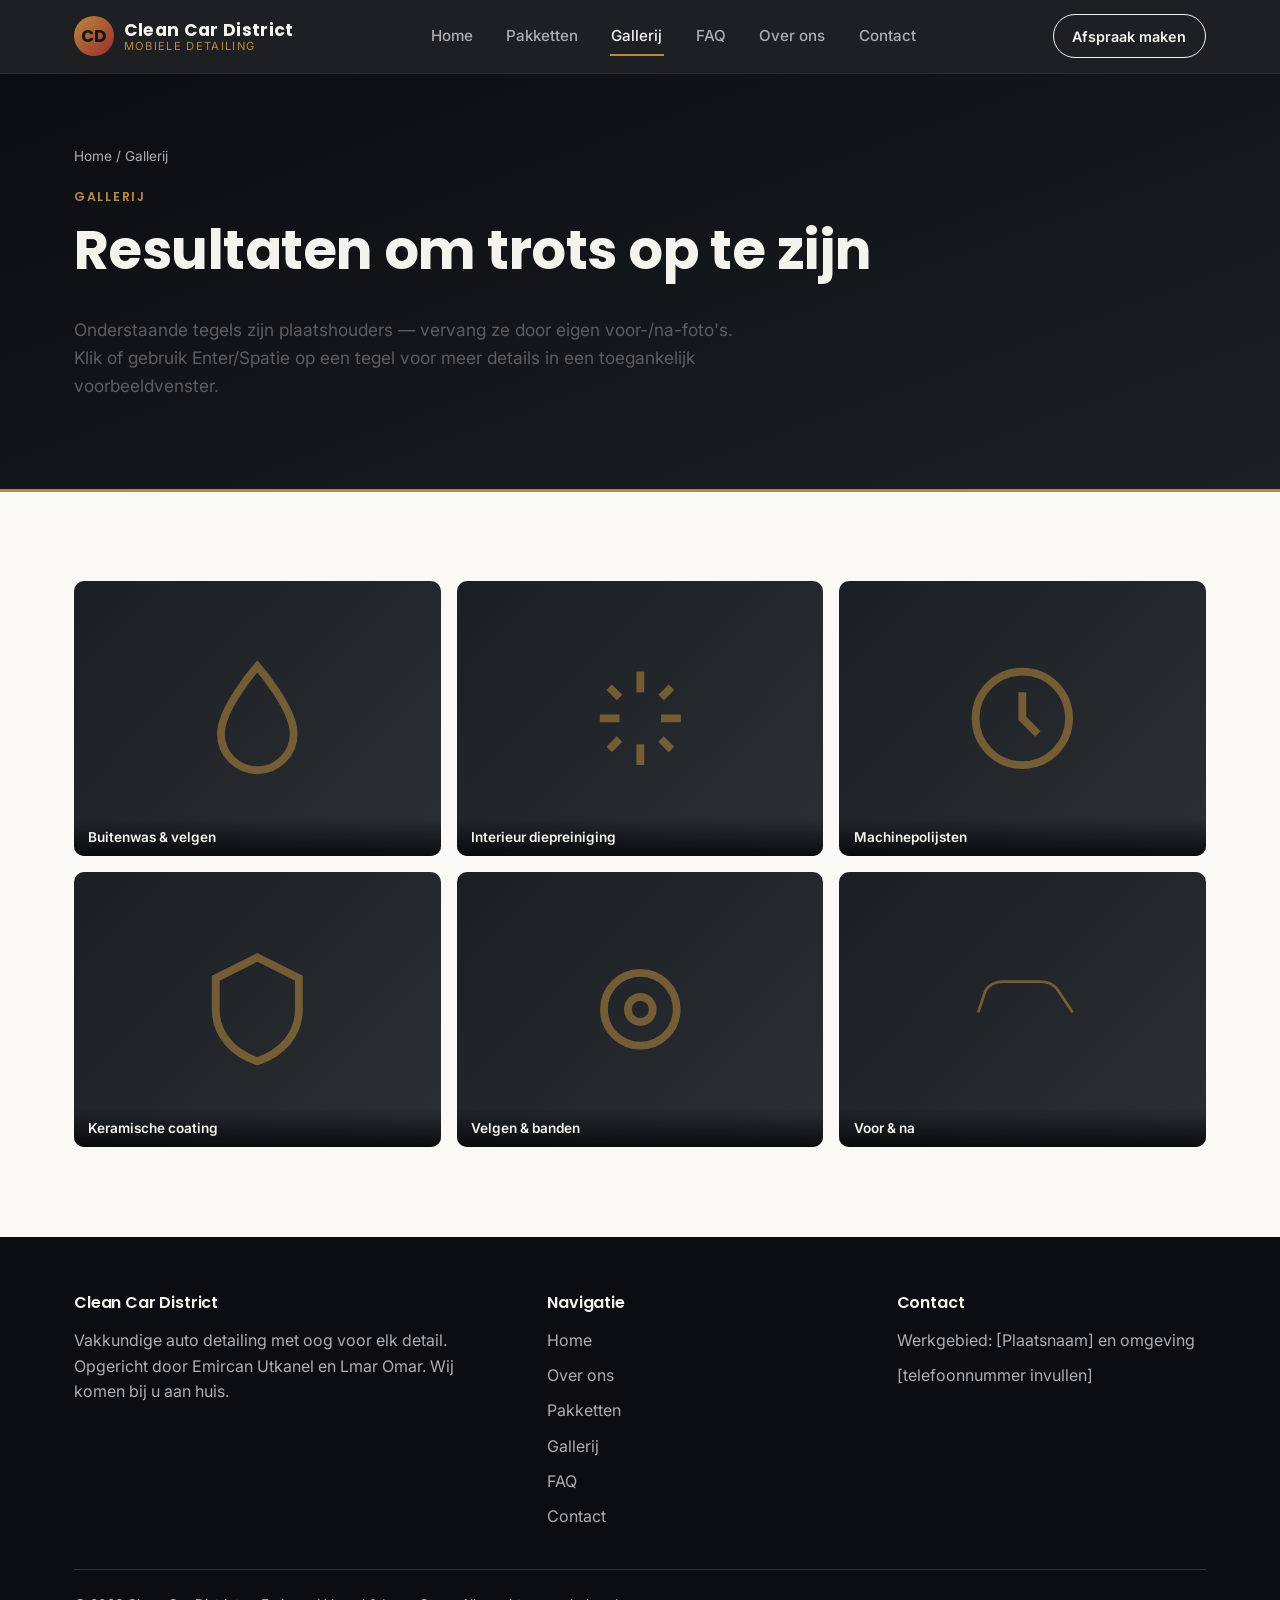
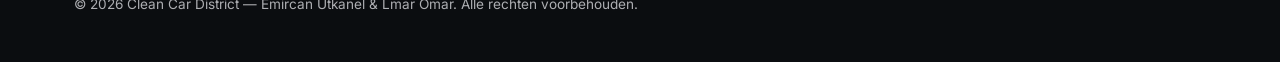
<file: gallerij.html>
<!DOCTYPE html>
<html lang="nl">
<head>
  <meta charset="UTF-8" />
  <meta name="viewport" content="width=device-width, initial-scale=1.0" />
  <title>Gallerij — Clean Car District</title>
  <meta name="description" content="Bekijk voorbeelden van voor- en na-resultaten van Clean Car District detailing." />
  <link rel="preconnect" href="https://fonts.googleapis.com" />
  <link rel="preconnect" href="https://fonts.gstatic.com" crossorigin />
  <link href="https://fonts.googleapis.com/css2?family=Poppins:wght@600;700&family=Inter:wght@400;500;600&display=swap" rel="stylesheet" />
  <link rel="stylesheet" href="css/style.css?v=2" />
</head>
<body>
  <a class="skip-link" href="#main">Ga naar inhoud</a>

  <header class="site-header">
    <div class="container header-inner">
      <a class="brand" href="index.html">
        <span class="brand-mark" aria-hidden="true">CD</span>
        <span class="brand-text">
          <strong>Clean Car District</strong>
          <span>Mobiele Detailing</span>
        </span>
      </a>

      <nav class="main-nav" id="primary-navigation" data-open="false" aria-label="Hoofdmenu">
        <ul>
          <li><a href="index.html">Home</a></li>
          <li><a href="pakketten.html">Pakketten</a></li>
          <li><a href="gallerij.html" aria-current="page">Gallerij</a></li>
          <li><a href="faq.html">FAQ</a></li>
          <li><a href="over-ons.html">Over ons</a></li>
          <li><a href="contact.html">Contact</a></li>
        </ul>
      </nav>

      <div class="header-cta">
        <a class="btn btn-outline" href="contact.html#afspraak">Afspraak maken</a>
        <button type="button" class="nav-toggle" aria-expanded="false" aria-controls="primary-navigation" aria-label="Menu openen">
          <span class="bars" aria-hidden="true"></span>
        </button>
      </div>
    </div>
    <div class="nav-scrim" data-open="false"></div>
  </header>

  <main id="main">
    <section class="page-hero">
      <div class="container">
        <p class="breadcrumb"><a href="index.html">Home</a> / Gallerij</p>
        <p class="eyebrow">Gallerij</p>
        <h1>Resultaten om trots op te zijn</h1>
        <p class="lede" style="max-width:60ch;">
          Onderstaande tegels zijn plaatshouders — vervang ze door eigen
          voor-/na-foto's. Klik of gebruik Enter/Spatie op een tegel voor meer
          details in een toegankelijk voorbeeldvenster.
        </p>
      </div>
    </section>

    <section class="section">
      <div class="container">
        <div class="gallery-grid">
          <button type="button" class="gallery-item fade-up" data-title="Buitenwas &amp; velgen" data-desc="Voorbeeld: volledige buitenwas met velgreiniging op een hatchback. Vervang door een eigen foto.">
            <span class="ph-icon" aria-hidden="true">
              <svg viewBox="0 0 24 24" fill="none" stroke="currentColor" stroke-width="1.5"><path d="M12 2s7 8 7 13a7 7 0 1 1-14 0c0-5 7-13 7-13z"/></svg>
            </span>
            <span class="tag">Buitenwas &amp; velgen</span>
          </button>

          <button type="button" class="gallery-item fade-up" data-title="Interieur diepreiniging" data-desc="Voorbeeld: diepreiniging van stoffen bekleding en dashboard. Vervang door een eigen foto.">
            <span class="ph-icon" aria-hidden="true">
              <svg viewBox="0 0 24 24" fill="none" stroke="currentColor" stroke-width="1.5"><path d="M12 3v4M12 17v4M4.2 12H8M16 12h3.8M6 6l2 2M16 16l2 2M18 6l-2 2M8 16l-2 2"/></svg>
            </span>
            <span class="tag">Interieur diepreiniging</span>
          </button>

          <button type="button" class="gallery-item fade-up" data-title="Machinepolijsten" data-desc="Voorbeeld: machinepolijsten waarbij swirls en lichte krassen worden verminderd. Vervang door een eigen foto.">
            <span class="ph-icon" aria-hidden="true">
              <svg viewBox="0 0 24 24" fill="none" stroke="currentColor" stroke-width="1.5"><circle cx="12" cy="12" r="9"/><path d="M12 7v5l3 3"/></svg>
            </span>
            <span class="tag">Machinepolijsten</span>
          </button>

          <button type="button" class="gallery-item fade-up" data-title="Keramische coating" data-desc="Voorbeeld: aanbrengen van een beschermende keramische coating. Vervang door een eigen foto.">
            <span class="ph-icon" aria-hidden="true">
              <svg viewBox="0 0 24 24" fill="none" stroke="currentColor" stroke-width="1.5"><path d="M12 2l8 4v6c0 5-3.5 8.5-8 10-4.5-1.5-8-5-8-10V6l8-4z"/></svg>
            </span>
            <span class="tag">Keramische coating</span>
          </button>

          <button type="button" class="gallery-item fade-up" data-title="Velgen &amp; banden" data-desc="Voorbeeld: gedetailleerde reiniging van velgen en bandenafwerking. Vervang door een eigen foto.">
            <span class="ph-icon" aria-hidden="true">
              <svg viewBox="0 0 24 24" fill="none" stroke="currentColor" stroke-width="1.5"><circle cx="12" cy="12" r="7"/><circle cx="12" cy="12" r="2.4"/></svg>
            </span>
            <span class="tag">Velgen &amp; banden</span>
          </button>

          <button type="button" class="gallery-item fade-up" data-title="Voor &amp; na" data-desc="Voorbeeld: vergelijking van een auto voor en na een Premium Care behandeling. Vervang door een eigen foto.">
            <span class="ph-icon" aria-hidden="true">
              <svg viewBox="0 0 24 24" fill="none" stroke="currentColor" stroke-width="1.5"><path d="M6 26 L10 14 Q13 9 20 9 H40 Q47 9 50 14 L58 26" transform="scale(0.35) translate(4,10)"/></svg>
            </span>
            <span class="tag">Voor &amp; na</span>
          </button>
        </div>

      </div>
    </section>
  </main>

  <!-- Lightbox / voorbeeldvenster -->
  <div class="lightbox" data-open="false" role="dialog" aria-modal="true" aria-labelledby="lightbox-title">
    <div class="lightbox-inner">
      <button type="button" class="lightbox-close" aria-label="Voorbeeld sluiten">
        <svg viewBox="0 0 24 24" fill="none" stroke="currentColor" stroke-width="2" stroke-linecap="round" width="18" height="18" aria-hidden="true"><line x1="4" y1="4" x2="20" y2="20"/><line x1="20" y1="4" x2="4" y2="20"/></svg>
      </button>
      <h2 id="lightbox-title" class="lightbox-title">Titel</h2>
      <p class="lightbox-desc" style="color:var(--muted-inverse);">Beschrijving</p>
    </div>
  </div>

  <footer class="site-footer">
    <div class="container">
      <div class="footer-grid">
        <div>
          <h3>Clean Car District</h3>
          <p>Vakkundige auto detailing met oog voor elk detail. Opgericht door Emircan Utkanel en Lmar Omar. Wij komen bij u aan huis.</p>
        </div>
        <div>
          <h3>Navigatie</h3>
          <ul>
            <li><a href="index.html">Home</a></li>
            <li><a href="over-ons.html">Over ons</a></li>
            <li><a href="pakketten.html">Pakketten</a></li>
            <li><a href="gallerij.html">Gallerij</a></li>
            <li><a href="faq.html">FAQ</a></li>
            <li><a href="contact.html">Contact</a></li>
          </ul>
        </div>
        <div>
          <h3>Contact</h3>
          <ul>
            <li>Werkgebied: [Plaatsnaam] en omgeving</li>
            <li><a href="tel:+31600000000">[telefoonnummer invullen]</a></li>
          </ul>
        </div>
      </div>

      <div class="footer-bottom">
        <p>&copy; <span data-year>2026</span> Clean Car District — Emircan Utkanel &amp; Lmar Omar. Alle rechten voorbehouden.</p>
      </div>
    </div>
  </footer>

  <script src="js/script.js?v=2"></script>
</body>
</html>
</file>
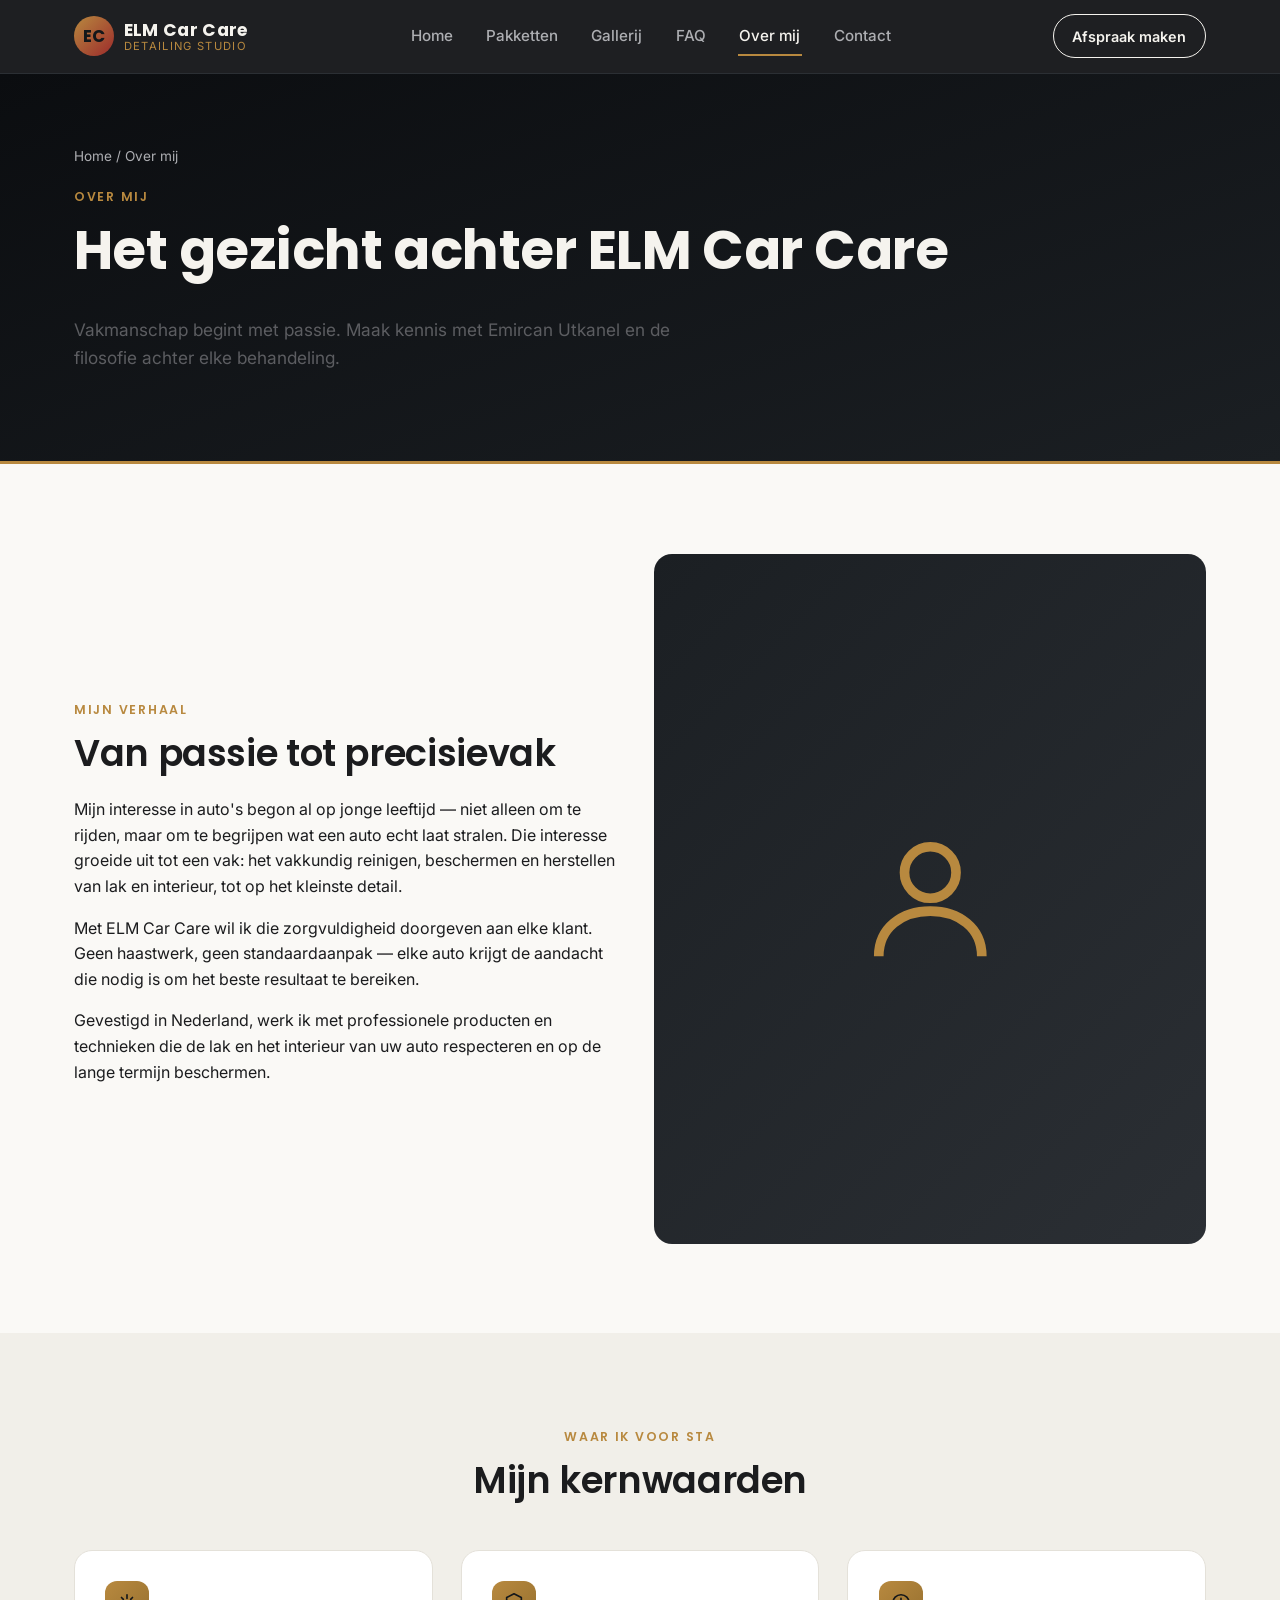
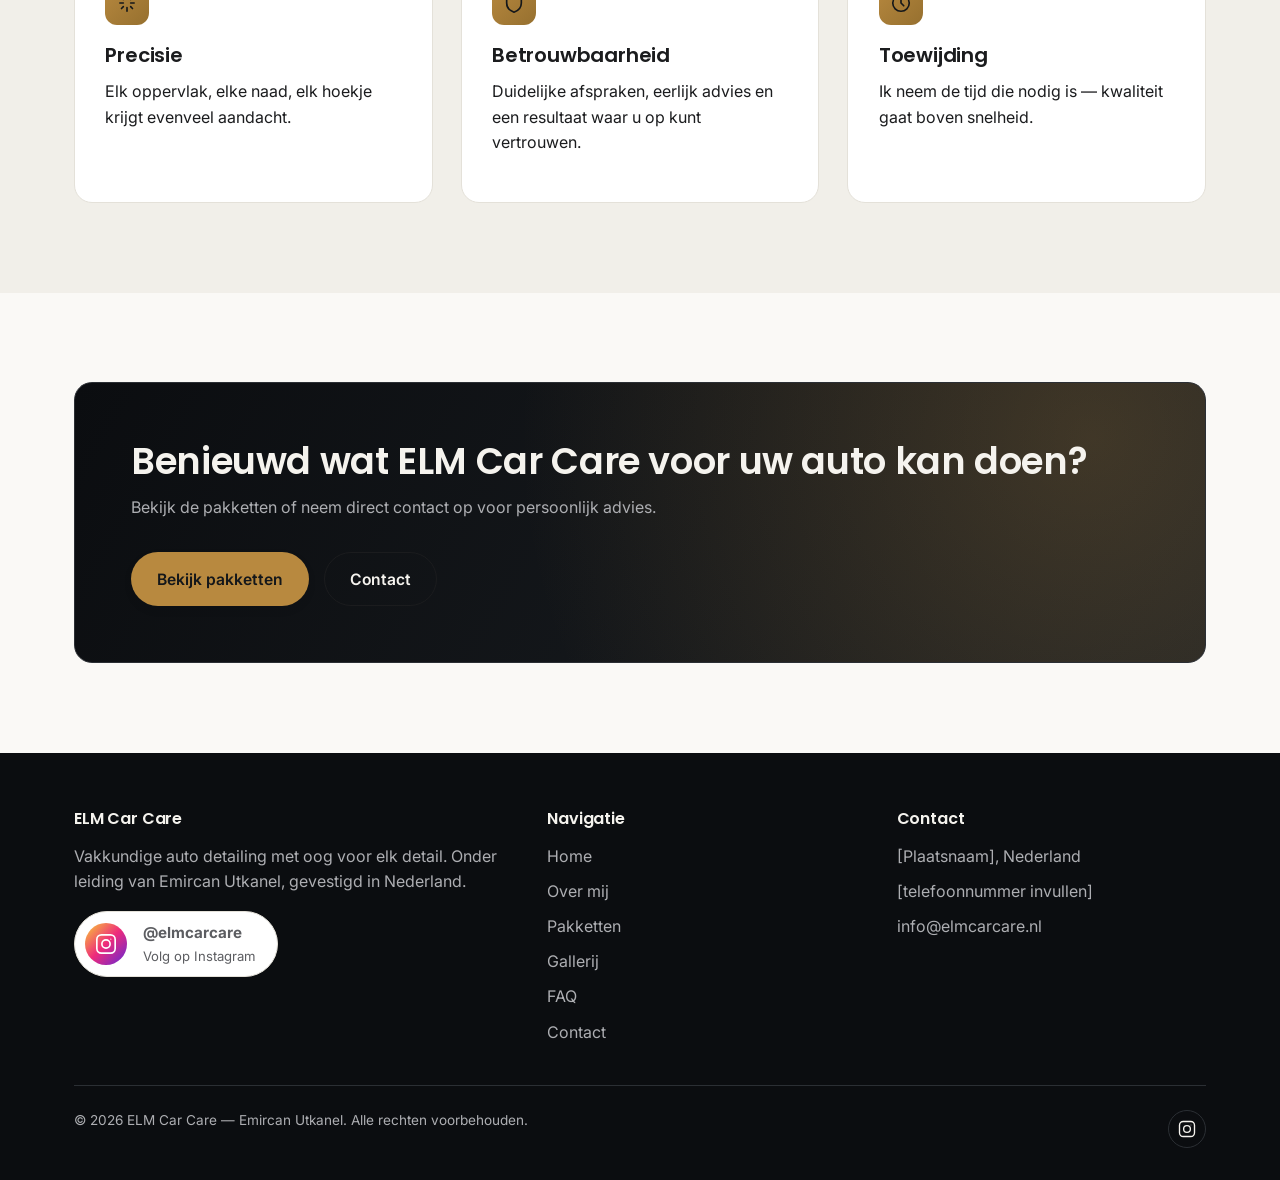
<file: over-mij.html>
<!DOCTYPE html>
<html lang="nl">
<head>
  <meta charset="UTF-8" />
  <meta name="viewport" content="width=device-width, initial-scale=1.0" />
  <title>Over mij — ELM Car Care</title>
  <meta name="description" content="Maak kennis met Emircan Utkanel, eigenaar van ELM Car Care: zijn verhaal, werkwijze en waarden." />
  <link rel="preconnect" href="https://fonts.googleapis.com" />
  <link rel="preconnect" href="https://fonts.gstatic.com" crossorigin />
  <link href="https://fonts.googleapis.com/css2?family=Poppins:wght@600;700&family=Inter:wght@400;500;600&display=swap" rel="stylesheet" />
  <link rel="stylesheet" href="css/style.css" />
</head>
<body>
  <a class="skip-link" href="#main">Ga naar inhoud</a>

  <header class="site-header">
    <div class="container header-inner">
      <a class="brand" href="index.html">
        <span class="brand-mark" aria-hidden="true">EC</span>
        <span class="brand-text">
          <strong>ELM Car Care</strong>
          <span>Detailing Studio</span>
        </span>
      </a>

      <nav class="main-nav" id="primary-navigation" data-open="false" aria-label="Hoofdmenu">
        <ul>
          <li><a href="index.html">Home</a></li>
          <li><a href="pakketten.html">Pakketten</a></li>
          <li><a href="gallerij.html">Gallerij</a></li>
          <li><a href="faq.html">FAQ</a></li>
          <li><a href="over-mij.html" aria-current="page">Over mij</a></li>
          <li><a href="contact.html">Contact</a></li>
        </ul>
      </nav>

      <div class="header-cta">
        <a class="btn btn-outline" href="contact.html">Afspraak maken</a>
        <button type="button" class="nav-toggle" aria-expanded="false" aria-controls="primary-navigation" aria-label="Menu openen">
          <span class="bars" aria-hidden="true"></span>
        </button>
      </div>
    </div>
    <div class="nav-scrim" data-open="false"></div>
  </header>

  <main id="main">
    <section class="page-hero">
      <div class="container">
        <p class="breadcrumb"><a href="index.html">Home</a> / Over mij</p>
        <p class="eyebrow">Over mij</p>
        <h1>Het gezicht achter ELM Car Care</h1>
        <p class="lede" style="max-width:60ch;">
          Vakmanschap begint met passie. Maak kennis met Emircan Utkanel en de
          filosofie achter elke behandeling.
        </p>
      </div>
    </section>

    <section class="section">
      <div class="container grid grid-2" style="align-items:center;">
        <div class="fade-up" style="aspect-ratio:4/5;border-radius:var(--radius-lg);background:linear-gradient(135deg,#1b1f23,#2b2f34);display:flex;align-items:center;justify-content:center;order:2;">
          <span class="visually-hidden">Portretfoto van Emircan Utkanel</span>
          <svg viewBox="0 0 24 24" width="28%" fill="none" stroke="#b8893f" stroke-width="1.5" aria-hidden="true"><circle cx="12" cy="8" r="4"/><path d="M4 21c0-4.4 3.6-7 8-7s8 2.6 8 7"/></svg>
        </div>

        <div class="fade-up" style="order:1;">
          <p class="eyebrow">Mijn verhaal</p>
          <h2>Van passie tot precisievak</h2>
          <p>
            Mijn interesse in auto's begon al op jonge leeftijd — niet alleen om te
            rijden, maar om te begrijpen wat een auto echt laat stralen. Die
            interesse groeide uit tot een vak: het vakkundig reinigen, beschermen
            en herstellen van lak en interieur, tot op het kleinste detail.
          </p>
          <p>
            Met ELM Car Care wil ik die zorgvuldigheid doorgeven aan elke klant.
            Geen haastwerk, geen standaardaanpak — elke auto krijgt de aandacht
            die nodig is om het beste resultaat te bereiken.
          </p>
          <p>Gevestigd in Nederland, werk ik met professionele producten en technieken die de lak en het interieur van uw auto respecteren en op de lange termijn beschermen.</p>
        </div>
      </div>
    </section>

    <section class="section section-soft">
      <div class="container">
        <div class="section-header center">
          <p class="eyebrow">Waar ik voor sta</p>
          <h2>Mijn kernwaarden</h2>
        </div>

        <div class="grid grid-3">
          <div class="card fade-up">
            <span class="icon" aria-hidden="true">
              <svg viewBox="0 0 24 24" fill="none" stroke="currentColor" stroke-width="1.8" stroke-linecap="round" stroke-linejoin="round"><path d="M12 3v4M12 17v4M4.2 12H8M16 12h3.8M6 6l2 2M16 16l2 2M18 6l-2 2M8 16l-2 2"/></svg>
            </span>
            <h3>Precisie</h3>
            <p>Elk oppervlak, elke naad, elk hoekje krijgt evenveel aandacht.</p>
          </div>

          <div class="card fade-up">
            <span class="icon" aria-hidden="true">
              <svg viewBox="0 0 24 24" fill="none" stroke="currentColor" stroke-width="1.8" stroke-linecap="round" stroke-linejoin="round"><path d="M12 2l8 4v6c0 5-3.5 8.5-8 10-4.5-1.5-8-5-8-10V6l8-4z"/></svg>
            </span>
            <h3>Betrouwbaarheid</h3>
            <p>Duidelijke afspraken, eerlijk advies en een resultaat waar u op kunt vertrouwen.</p>
          </div>

          <div class="card fade-up">
            <span class="icon" aria-hidden="true">
              <svg viewBox="0 0 24 24" fill="none" stroke="currentColor" stroke-width="1.8" stroke-linecap="round" stroke-linejoin="round"><circle cx="12" cy="12" r="9"/><path d="M12 7v5l3 3"/></svg>
            </span>
            <h3>Toewijding</h3>
            <p>Ik neem de tijd die nodig is — kwaliteit gaat boven snelheid.</p>
          </div>
        </div>
      </div>
    </section>

    <section class="section">
      <div class="container">
        <div class="cta-band fade-up">
          <div>
            <h2>Benieuwd wat ELM Car Care voor uw auto kan doen?</h2>
            <p>Bekijk de pakketten of neem direct contact op voor persoonlijk advies.</p>
          </div>
          <div class="btn-row">
            <a class="btn btn-primary" href="pakketten.html">Bekijk pakketten</a>
            <a class="btn btn-outline" href="contact.html">Contact</a>
          </div>
        </div>
      </div>
    </section>
  </main>

  <footer class="site-footer">
    <div class="container">
      <div class="footer-grid">
        <div>
          <h3>ELM Car Care</h3>
          <p>Vakkundige auto detailing met oog voor elk detail. Onder leiding van Emircan Utkanel, gevestigd in Nederland.</p>
          <a class="insta-callout" href="https://www.instagram.com/elmcarcare/" target="_blank" rel="noopener noreferrer">
            <span class="insta-icon" aria-hidden="true">
              <svg viewBox="0 0 24 24" fill="none" stroke="currentColor" stroke-width="1.8" stroke-linecap="round" stroke-linejoin="round"><rect x="2" y="2" width="20" height="20" rx="5"/><circle cx="12" cy="12" r="4.5"/><circle cx="17.3" cy="6.7" r="0.6" fill="currentColor" stroke="none"/></svg>
            </span>
            <span>
              <strong>@elmcarcare</strong>
              <span>Volg op Instagram</span>
            </span>
          </a>
        </div>
        <div>
          <h3>Navigatie</h3>
          <ul>
            <li><a href="index.html">Home</a></li>
            <li><a href="over-mij.html">Over mij</a></li>
            <li><a href="pakketten.html">Pakketten</a></li>
            <li><a href="gallerij.html">Gallerij</a></li>
            <li><a href="faq.html">FAQ</a></li>
            <li><a href="contact.html">Contact</a></li>
          </ul>
        </div>
        <div>
          <h3>Contact</h3>
          <ul>
            <li>[Plaatsnaam], Nederland</li>
            <li><a href="tel:+31600000000">[telefoonnummer invullen]</a></li>
            <li><a href="mailto:info@elmcarcare.nl">info@elmcarcare.nl</a></li>
          </ul>
        </div>
      </div>

      <div class="footer-bottom">
        <p>&copy; <span data-year>2026</span> ELM Car Care — Emircan Utkanel. Alle rechten voorbehouden.</p>
        <div class="social-row">
          <a href="https://www.instagram.com/elmcarcare/" target="_blank" rel="noopener noreferrer" aria-label="ELM Car Care op Instagram (opent in nieuw tabblad)">
            <svg viewBox="0 0 24 24" fill="none" stroke="currentColor" stroke-width="1.8" stroke-linecap="round" stroke-linejoin="round"><rect x="2" y="2" width="20" height="20" rx="5"/><circle cx="12" cy="12" r="4.5"/><circle cx="17.3" cy="6.7" r="0.6" fill="currentColor" stroke="none"/></svg>
          </a>
        </div>
      </div>
    </div>
  </footer>

  <script src="js/script.js"></script>
</body>
</html>
</file>
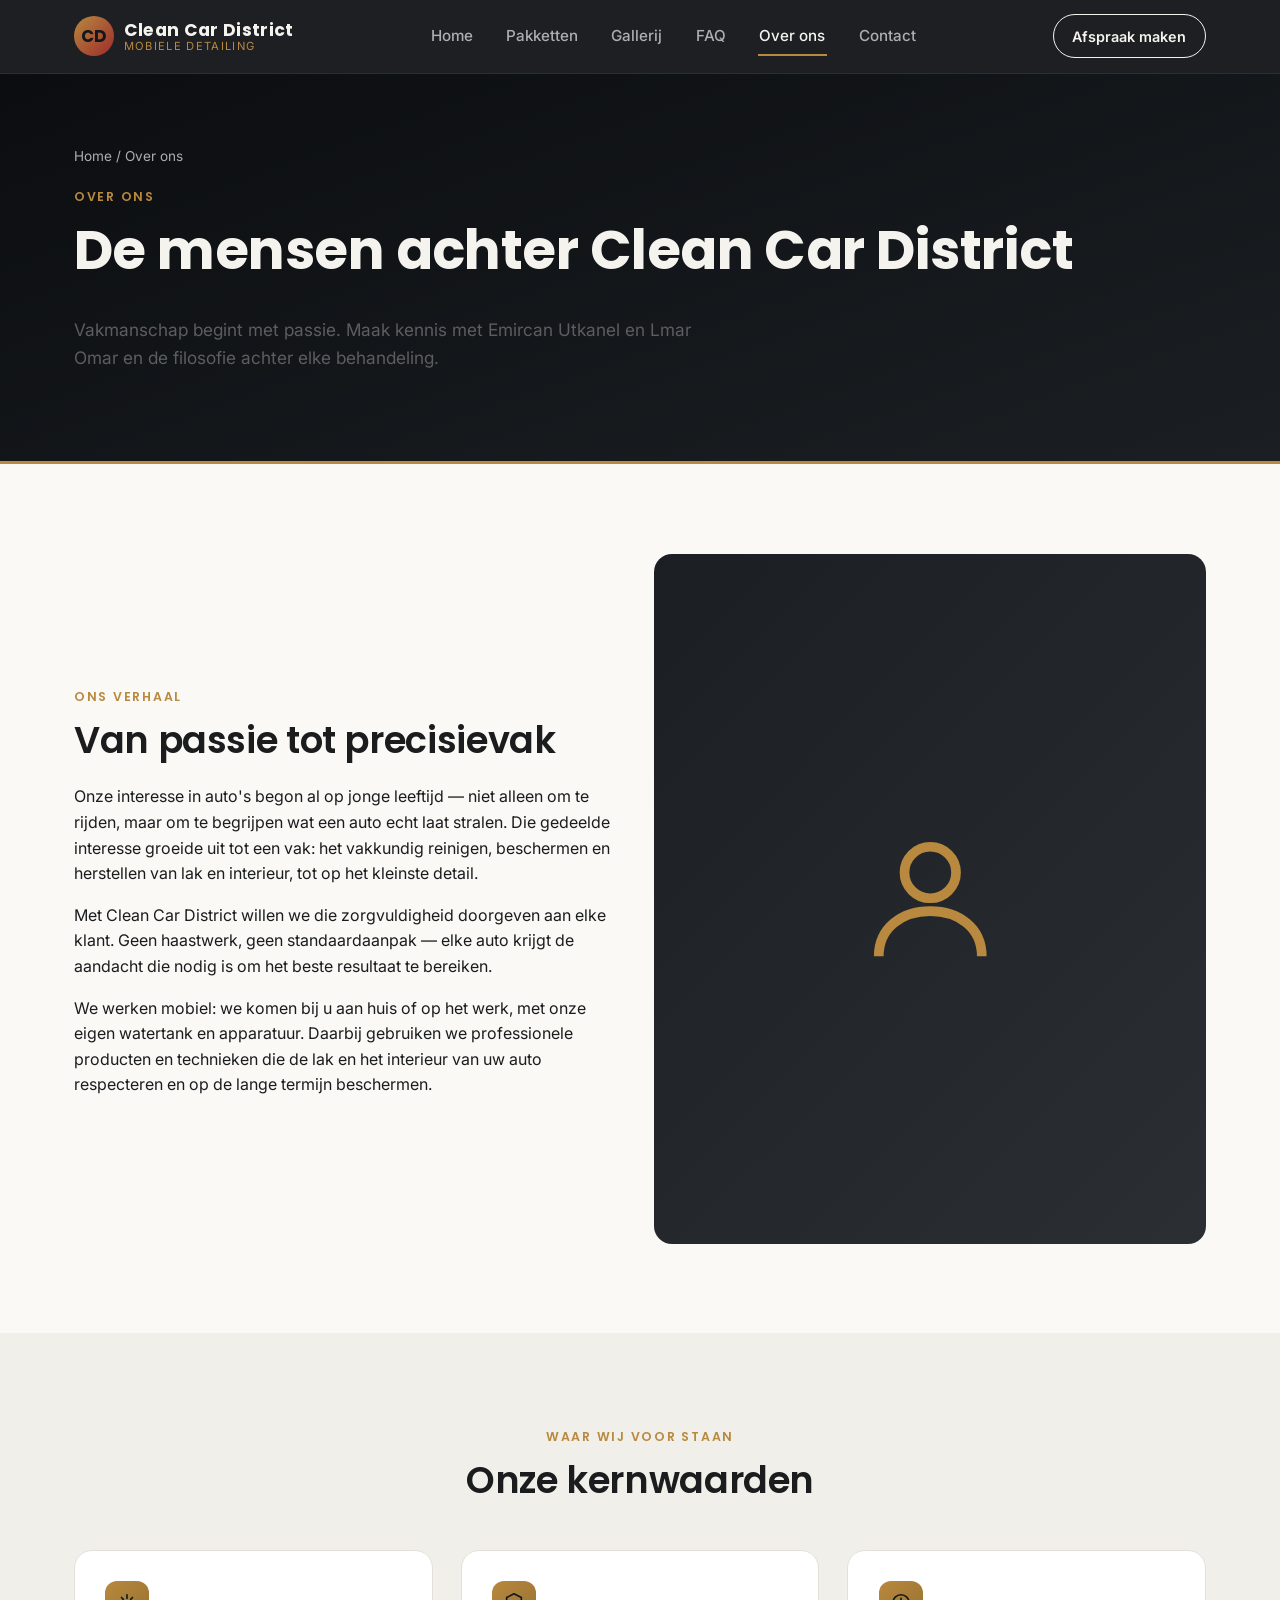
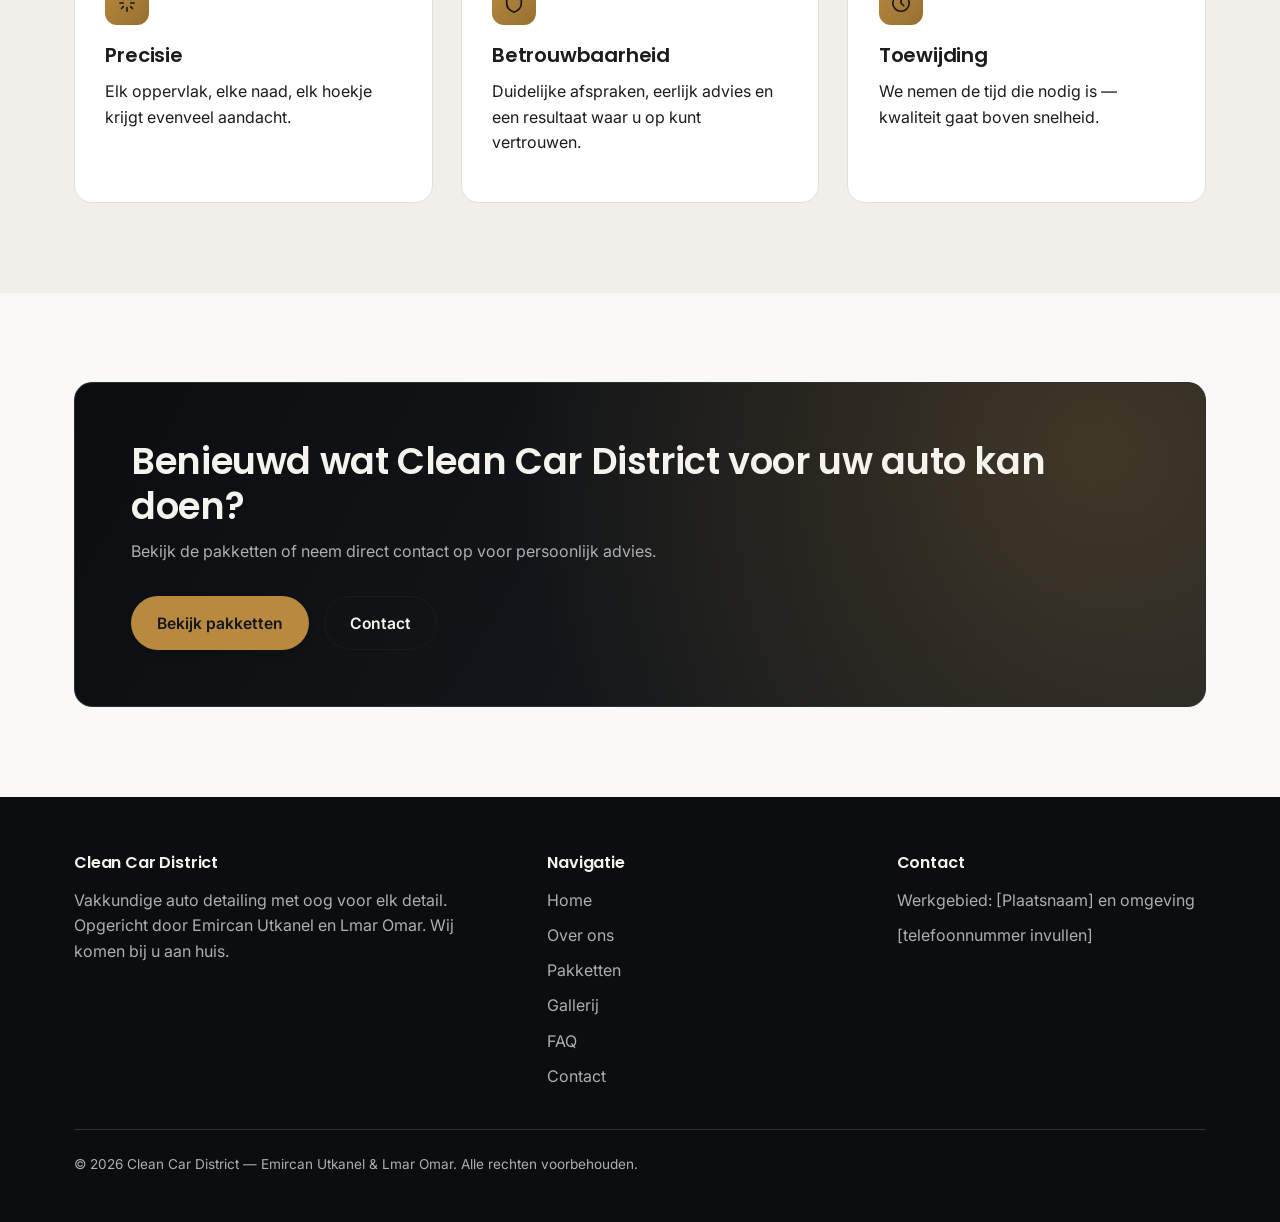
<file: over-ons.html>
<!DOCTYPE html>
<html lang="nl">
<head>
  <meta charset="UTF-8" />
  <meta name="viewport" content="width=device-width, initial-scale=1.0" />
  <title>Over ons — Clean Car District</title>
  <meta name="description" content="Maak kennis met Emircan Utkanel en Lmar Omar, de eigenaren van Clean Car District: hun verhaal, werkwijze en waarden." />
  <link rel="preconnect" href="https://fonts.googleapis.com" />
  <link rel="preconnect" href="https://fonts.gstatic.com" crossorigin />
  <link href="https://fonts.googleapis.com/css2?family=Poppins:wght@600;700&family=Inter:wght@400;500;600&display=swap" rel="stylesheet" />
  <link rel="stylesheet" href="css/style.css?v=2" />
</head>
<body>
  <a class="skip-link" href="#main">Ga naar inhoud</a>

  <header class="site-header">
    <div class="container header-inner">
      <a class="brand" href="index.html">
        <span class="brand-mark" aria-hidden="true">CD</span>
        <span class="brand-text">
          <strong>Clean Car District</strong>
          <span>Mobiele Detailing</span>
        </span>
      </a>

      <nav class="main-nav" id="primary-navigation" data-open="false" aria-label="Hoofdmenu">
        <ul>
          <li><a href="index.html">Home</a></li>
          <li><a href="pakketten.html">Pakketten</a></li>
          <li><a href="gallerij.html">Gallerij</a></li>
          <li><a href="faq.html">FAQ</a></li>
          <li><a href="over-ons.html" aria-current="page">Over ons</a></li>
          <li><a href="contact.html">Contact</a></li>
        </ul>
      </nav>

      <div class="header-cta">
        <a class="btn btn-outline" href="contact.html#afspraak">Afspraak maken</a>
        <button type="button" class="nav-toggle" aria-expanded="false" aria-controls="primary-navigation" aria-label="Menu openen">
          <span class="bars" aria-hidden="true"></span>
        </button>
      </div>
    </div>
    <div class="nav-scrim" data-open="false"></div>
  </header>

  <main id="main">
    <section class="page-hero">
      <div class="container">
        <p class="breadcrumb"><a href="index.html">Home</a> / Over ons</p>
        <p class="eyebrow">Over ons</p>
        <h1>De mensen achter Clean Car District</h1>
        <p class="lede" style="max-width:60ch;">
          Vakmanschap begint met passie. Maak kennis met Emircan Utkanel en
          Lmar Omar en de filosofie achter elke behandeling.
        </p>
      </div>
    </section>

    <section class="section">
      <div class="container grid grid-2" style="align-items:center;">
        <div class="fade-up" style="aspect-ratio:4/5;border-radius:var(--radius-lg);background:linear-gradient(135deg,#1b1f23,#2b2f34);display:flex;align-items:center;justify-content:center;order:2;">
          <span class="visually-hidden">Foto van Emircan Utkanel en Lmar Omar</span>
          <svg viewBox="0 0 24 24" width="28%" fill="none" stroke="#b8893f" stroke-width="1.5" aria-hidden="true"><circle cx="12" cy="8" r="4"/><path d="M4 21c0-4.4 3.6-7 8-7s8 2.6 8 7"/></svg>
        </div>

        <div class="fade-up" style="order:1;">
          <p class="eyebrow">Ons verhaal</p>
          <h2>Van passie tot precisievak</h2>
          <p>
            Onze interesse in auto's begon al op jonge leeftijd — niet alleen om te
            rijden, maar om te begrijpen wat een auto echt laat stralen. Die
            gedeelde interesse groeide uit tot een vak: het vakkundig reinigen, beschermen
            en herstellen van lak en interieur, tot op het kleinste detail.
          </p>
          <p>
            Met Clean Car District willen we die zorgvuldigheid doorgeven aan elke klant.
            Geen haastwerk, geen standaardaanpak — elke auto krijgt de aandacht
            die nodig is om het beste resultaat te bereiken.
          </p>
          <p>We werken mobiel: we komen bij u aan huis of op het werk, met onze eigen watertank en apparatuur. Daarbij gebruiken we professionele producten en technieken die de lak en het interieur van uw auto respecteren en op de lange termijn beschermen.</p>
        </div>
      </div>
    </section>

    <section class="section section-soft">
      <div class="container">
        <div class="section-header center">
          <p class="eyebrow">Waar wij voor staan</p>
          <h2>Onze kernwaarden</h2>
        </div>

        <div class="grid grid-3">
          <div class="card fade-up">
            <span class="icon" aria-hidden="true">
              <svg viewBox="0 0 24 24" fill="none" stroke="currentColor" stroke-width="1.8" stroke-linecap="round" stroke-linejoin="round"><path d="M12 3v4M12 17v4M4.2 12H8M16 12h3.8M6 6l2 2M16 16l2 2M18 6l-2 2M8 16l-2 2"/></svg>
            </span>
            <h3>Precisie</h3>
            <p>Elk oppervlak, elke naad, elk hoekje krijgt evenveel aandacht.</p>
          </div>

          <div class="card fade-up">
            <span class="icon" aria-hidden="true">
              <svg viewBox="0 0 24 24" fill="none" stroke="currentColor" stroke-width="1.8" stroke-linecap="round" stroke-linejoin="round"><path d="M12 2l8 4v6c0 5-3.5 8.5-8 10-4.5-1.5-8-5-8-10V6l8-4z"/></svg>
            </span>
            <h3>Betrouwbaarheid</h3>
            <p>Duidelijke afspraken, eerlijk advies en een resultaat waar u op kunt vertrouwen.</p>
          </div>

          <div class="card fade-up">
            <span class="icon" aria-hidden="true">
              <svg viewBox="0 0 24 24" fill="none" stroke="currentColor" stroke-width="1.8" stroke-linecap="round" stroke-linejoin="round"><circle cx="12" cy="12" r="9"/><path d="M12 7v5l3 3"/></svg>
            </span>
            <h3>Toewijding</h3>
            <p>We nemen de tijd die nodig is — kwaliteit gaat boven snelheid.</p>
          </div>
        </div>
      </div>
    </section>

    <section class="section">
      <div class="container">
        <div class="cta-band fade-up">
          <div>
            <h2>Benieuwd wat Clean Car District voor uw auto kan doen?</h2>
            <p>Bekijk de pakketten of neem direct contact op voor persoonlijk advies.</p>
          </div>
          <div class="btn-row">
            <a class="btn btn-primary" href="pakketten.html">Bekijk pakketten</a>
            <a class="btn btn-outline" href="contact.html">Contact</a>
          </div>
        </div>
      </div>
    </section>
  </main>

  <footer class="site-footer">
    <div class="container">
      <div class="footer-grid">
        <div>
          <h3>Clean Car District</h3>
          <p>Vakkundige auto detailing met oog voor elk detail. Opgericht door Emircan Utkanel en Lmar Omar. Wij komen bij u aan huis.</p>
        </div>
        <div>
          <h3>Navigatie</h3>
          <ul>
            <li><a href="index.html">Home</a></li>
            <li><a href="over-ons.html">Over ons</a></li>
            <li><a href="pakketten.html">Pakketten</a></li>
            <li><a href="gallerij.html">Gallerij</a></li>
            <li><a href="faq.html">FAQ</a></li>
            <li><a href="contact.html">Contact</a></li>
          </ul>
        </div>
        <div>
          <h3>Contact</h3>
          <ul>
            <li>Werkgebied: [Plaatsnaam] en omgeving</li>
            <li><a href="tel:+31600000000">[telefoonnummer invullen]</a></li>
          </ul>
        </div>
      </div>

      <div class="footer-bottom">
        <p>&copy; <span data-year>2026</span> Clean Car District — Emircan Utkanel &amp; Lmar Omar. Alle rechten voorbehouden.</p>
      </div>
    </div>
  </footer>

  <script src="js/script.js?v=2"></script>
</body>
</html>
</file>
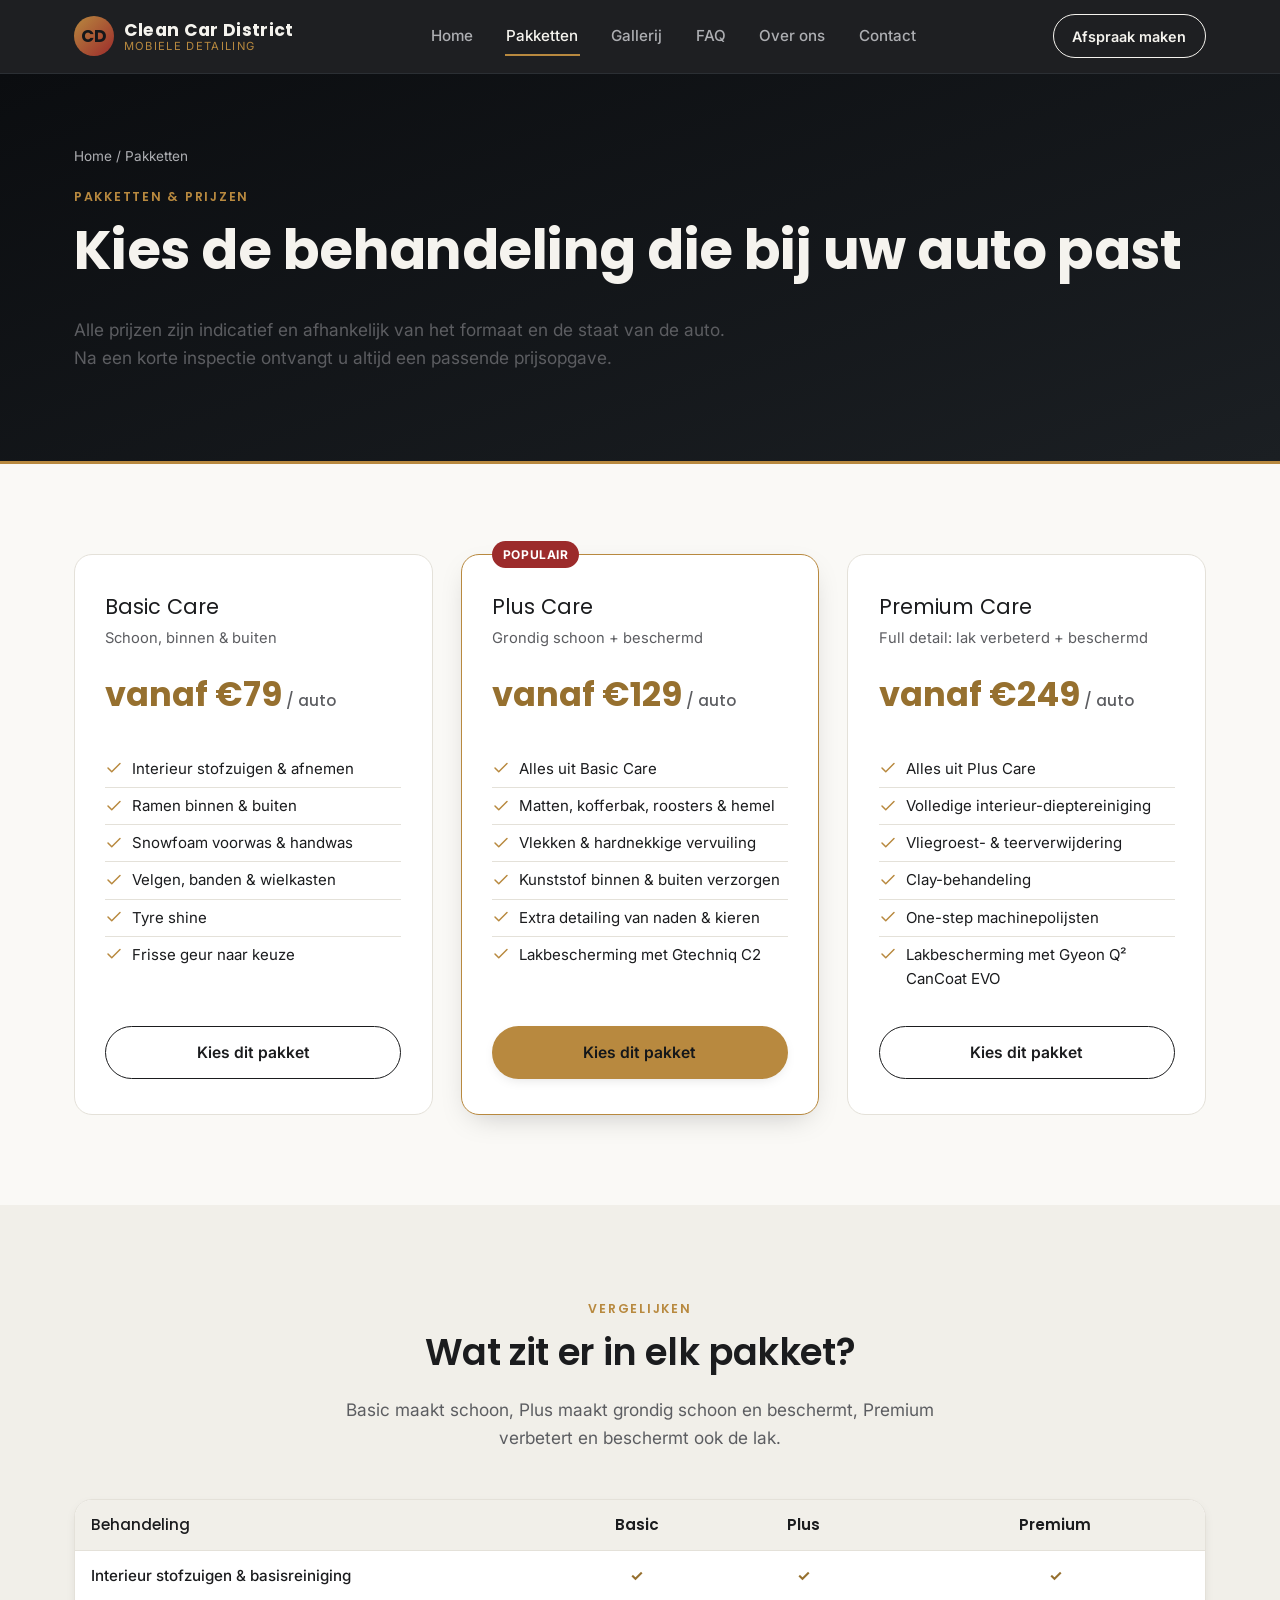
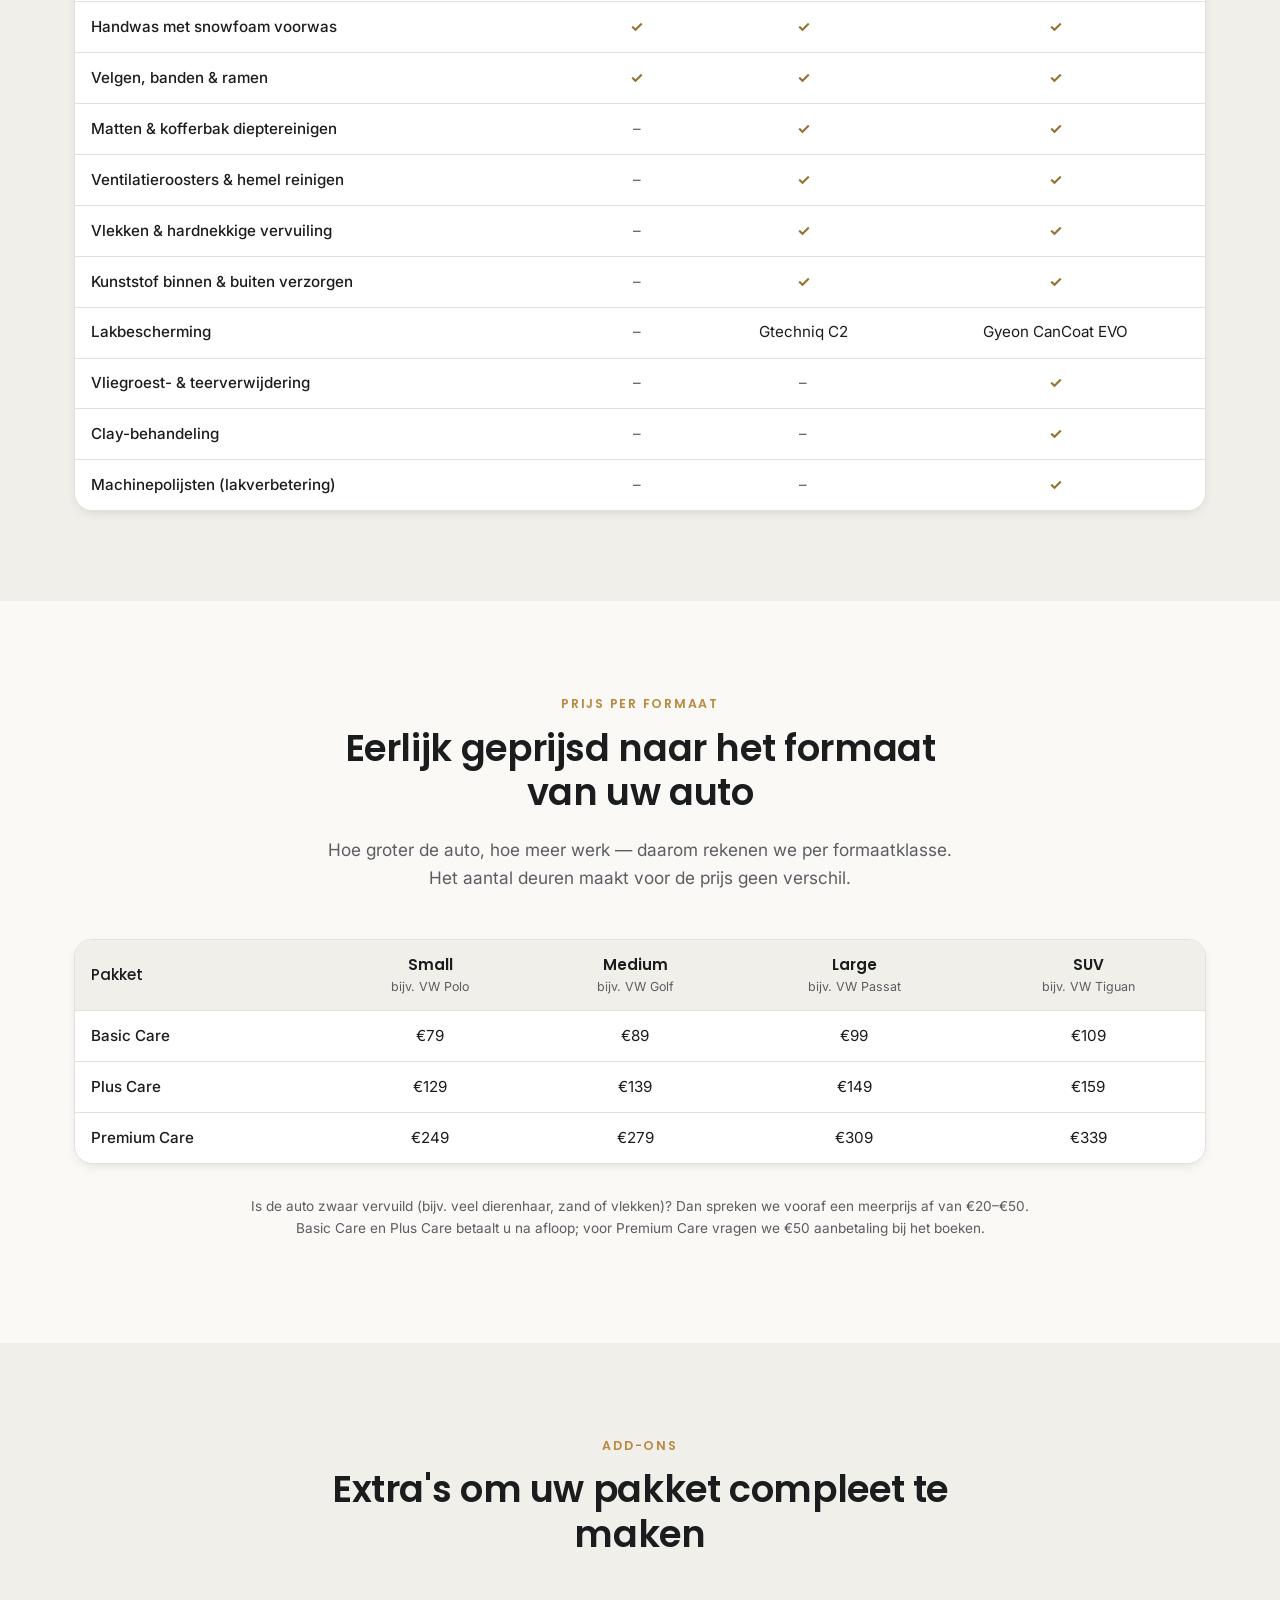
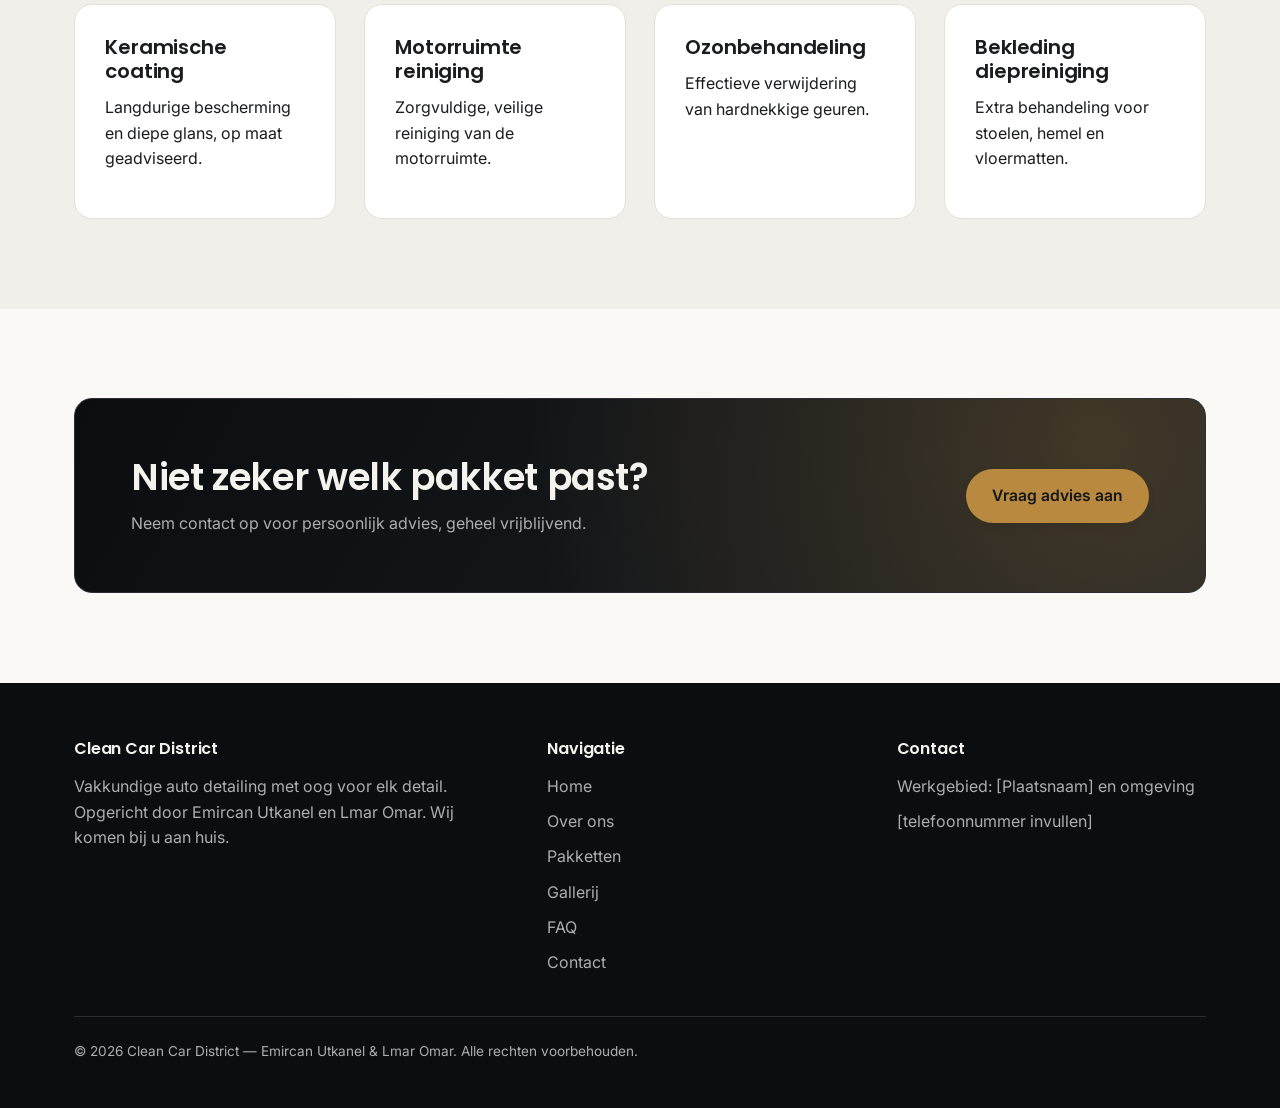
<file: pakketten.html>
<!DOCTYPE html>
<html lang="nl">
<head>
  <meta charset="UTF-8" />
  <meta name="viewport" content="width=device-width, initial-scale=1.0" />
  <title>Pakketten — Clean Car District</title>
  <meta name="description" content="Bekijk de detailing pakketten van Clean Car District: Basic Care, Plus Care en Premium Care, met prijzen per formaat en add-ons." />
  <link rel="preconnect" href="https://fonts.googleapis.com" />
  <link rel="preconnect" href="https://fonts.gstatic.com" crossorigin />
  <link href="https://fonts.googleapis.com/css2?family=Poppins:wght@600;700&family=Inter:wght@400;500;600&display=swap" rel="stylesheet" />
  <link rel="stylesheet" href="css/style.css?v=2" />
</head>
<body>
  <a class="skip-link" href="#main">Ga naar inhoud</a>

  <header class="site-header">
    <div class="container header-inner">
      <a class="brand" href="index.html">
        <span class="brand-mark" aria-hidden="true">CD</span>
        <span class="brand-text">
          <strong>Clean Car District</strong>
          <span>Mobiele Detailing</span>
        </span>
      </a>

      <nav class="main-nav" id="primary-navigation" data-open="false" aria-label="Hoofdmenu">
        <ul>
          <li><a href="index.html">Home</a></li>
          <li><a href="pakketten.html" aria-current="page">Pakketten</a></li>
          <li><a href="gallerij.html">Gallerij</a></li>
          <li><a href="faq.html">FAQ</a></li>
          <li><a href="over-ons.html">Over ons</a></li>
          <li><a href="contact.html">Contact</a></li>
        </ul>
      </nav>

      <div class="header-cta">
        <a class="btn btn-outline" href="contact.html#afspraak">Afspraak maken</a>
        <button type="button" class="nav-toggle" aria-expanded="false" aria-controls="primary-navigation" aria-label="Menu openen">
          <span class="bars" aria-hidden="true"></span>
        </button>
      </div>
    </div>
    <div class="nav-scrim" data-open="false"></div>
  </header>

  <main id="main">
    <section class="page-hero">
      <div class="container">
        <p class="breadcrumb"><a href="index.html">Home</a> / Pakketten</p>
        <p class="eyebrow">Pakketten &amp; prijzen</p>
        <h1>Kies de behandeling die bij uw auto past</h1>
        <p class="lede" style="max-width:60ch;">
          Alle prijzen zijn indicatief en afhankelijk van het formaat en de staat
          van de auto. Na een korte inspectie ontvangt u altijd een passende
          prijsopgave.
        </p>
      </div>
    </section>

    <section class="section">
      <div class="container">
        <div class="grid grid-3">
          <div class="plan-card fade-up">
            <p class="plan-name">Basic Care</p>
            <p class="plan-tagline">Schoon, binnen &amp; buiten</p>
            <p class="plan-price">vanaf €79<span> / auto</span></p>
            <ul class="plan-features">
              <li><svg viewBox="0 0 24 24" fill="none" stroke="currentColor" stroke-width="2" stroke-linecap="round" stroke-linejoin="round" aria-hidden="true"><polyline points="20 6 9 17 4 12"/></svg> Interieur stofzuigen &amp; afnemen</li>
              <li><svg viewBox="0 0 24 24" fill="none" stroke="currentColor" stroke-width="2" stroke-linecap="round" stroke-linejoin="round" aria-hidden="true"><polyline points="20 6 9 17 4 12"/></svg> Ramen binnen &amp; buiten</li>
              <li><svg viewBox="0 0 24 24" fill="none" stroke="currentColor" stroke-width="2" stroke-linecap="round" stroke-linejoin="round" aria-hidden="true"><polyline points="20 6 9 17 4 12"/></svg> Snowfoam voorwas &amp; handwas</li>
              <li><svg viewBox="0 0 24 24" fill="none" stroke="currentColor" stroke-width="2" stroke-linecap="round" stroke-linejoin="round" aria-hidden="true"><polyline points="20 6 9 17 4 12"/></svg> Velgen, banden &amp; wielkasten</li>
              <li><svg viewBox="0 0 24 24" fill="none" stroke="currentColor" stroke-width="2" stroke-linecap="round" stroke-linejoin="round" aria-hidden="true"><polyline points="20 6 9 17 4 12"/></svg> Tyre shine</li>
              <li><svg viewBox="0 0 24 24" fill="none" stroke="currentColor" stroke-width="2" stroke-linecap="round" stroke-linejoin="round" aria-hidden="true"><polyline points="20 6 9 17 4 12"/></svg> Frisse geur naar keuze</li>
            </ul>
            <a class="btn btn-outline" href="contact.html?pakket=basic#afspraak">Kies dit pakket</a>
          </div>
          <div class="plan-card featured fade-up">
            <span class="plan-badge">Populair</span>
            <p class="plan-name">Plus Care</p>
            <p class="plan-tagline">Grondig schoon + beschermd</p>
            <p class="plan-price">vanaf €129<span> / auto</span></p>
            <ul class="plan-features">
              <li><svg viewBox="0 0 24 24" fill="none" stroke="currentColor" stroke-width="2" stroke-linecap="round" stroke-linejoin="round" aria-hidden="true"><polyline points="20 6 9 17 4 12"/></svg> Alles uit Basic Care</li>
              <li><svg viewBox="0 0 24 24" fill="none" stroke="currentColor" stroke-width="2" stroke-linecap="round" stroke-linejoin="round" aria-hidden="true"><polyline points="20 6 9 17 4 12"/></svg> Matten, kofferbak, roosters &amp; hemel</li>
              <li><svg viewBox="0 0 24 24" fill="none" stroke="currentColor" stroke-width="2" stroke-linecap="round" stroke-linejoin="round" aria-hidden="true"><polyline points="20 6 9 17 4 12"/></svg> Vlekken &amp; hardnekkige vervuiling</li>
              <li><svg viewBox="0 0 24 24" fill="none" stroke="currentColor" stroke-width="2" stroke-linecap="round" stroke-linejoin="round" aria-hidden="true"><polyline points="20 6 9 17 4 12"/></svg> Kunststof binnen &amp; buiten verzorgen</li>
              <li><svg viewBox="0 0 24 24" fill="none" stroke="currentColor" stroke-width="2" stroke-linecap="round" stroke-linejoin="round" aria-hidden="true"><polyline points="20 6 9 17 4 12"/></svg> Extra detailing van naden &amp; kieren</li>
              <li><svg viewBox="0 0 24 24" fill="none" stroke="currentColor" stroke-width="2" stroke-linecap="round" stroke-linejoin="round" aria-hidden="true"><polyline points="20 6 9 17 4 12"/></svg> Lakbescherming met Gtechniq C2</li>
            </ul>
            <a class="btn btn-primary" href="contact.html?pakket=plus#afspraak">Kies dit pakket</a>
          </div>
          <div class="plan-card fade-up">
            <p class="plan-name">Premium Care</p>
            <p class="plan-tagline">Full detail: lak verbeterd + beschermd</p>
            <p class="plan-price">vanaf €249<span> / auto</span></p>
            <ul class="plan-features">
              <li><svg viewBox="0 0 24 24" fill="none" stroke="currentColor" stroke-width="2" stroke-linecap="round" stroke-linejoin="round" aria-hidden="true"><polyline points="20 6 9 17 4 12"/></svg> Alles uit Plus Care</li>
              <li><svg viewBox="0 0 24 24" fill="none" stroke="currentColor" stroke-width="2" stroke-linecap="round" stroke-linejoin="round" aria-hidden="true"><polyline points="20 6 9 17 4 12"/></svg> Volledige interieur-dieptereiniging</li>
              <li><svg viewBox="0 0 24 24" fill="none" stroke="currentColor" stroke-width="2" stroke-linecap="round" stroke-linejoin="round" aria-hidden="true"><polyline points="20 6 9 17 4 12"/></svg> Vliegroest- &amp; teerverwijdering</li>
              <li><svg viewBox="0 0 24 24" fill="none" stroke="currentColor" stroke-width="2" stroke-linecap="round" stroke-linejoin="round" aria-hidden="true"><polyline points="20 6 9 17 4 12"/></svg> Clay-behandeling</li>
              <li><svg viewBox="0 0 24 24" fill="none" stroke="currentColor" stroke-width="2" stroke-linecap="round" stroke-linejoin="round" aria-hidden="true"><polyline points="20 6 9 17 4 12"/></svg> One-step machinepolijsten</li>
              <li><svg viewBox="0 0 24 24" fill="none" stroke="currentColor" stroke-width="2" stroke-linecap="round" stroke-linejoin="round" aria-hidden="true"><polyline points="20 6 9 17 4 12"/></svg> Lakbescherming met Gyeon Q² CanCoat EVO</li>
            </ul>
            <a class="btn btn-outline" href="contact.html?pakket=premium#afspraak">Kies dit pakket</a>
          </div>
        </div>
      </div>
    </section>

    <section class="section section-soft">
      <div class="container">
        <div class="section-header center">
          <p class="eyebrow">Vergelijken</p>
          <h2>Wat zit er in elk pakket?</h2>
          <p class="lede">Basic maakt schoon, Plus maakt grondig schoon en beschermt, Premium verbetert en beschermt ook de lak.</p>
        </div>

        <div class="table-wrap fade-up">
          <table class="data-table">
            <thead>
              <tr>
                <th scope="col">Behandeling</th>
                <th scope="col">Basic</th>
                <th scope="col">Plus</th>
                <th scope="col">Premium</th>
              </tr>
            </thead>
            <tbody>
              <tr>
                <th scope="row">Interieur stofzuigen &amp; basisreiniging</th>
                <td><span class="yes" aria-hidden="true">✓</span><span class="visually-hidden">Inbegrepen</span></td>
                <td><span class="yes" aria-hidden="true">✓</span><span class="visually-hidden">Inbegrepen</span></td>
                <td><span class="yes" aria-hidden="true">✓</span><span class="visually-hidden">Inbegrepen</span></td>
              </tr>
              <tr>
                <th scope="row">Handwas met snowfoam voorwas</th>
                <td><span class="yes" aria-hidden="true">✓</span><span class="visually-hidden">Inbegrepen</span></td>
                <td><span class="yes" aria-hidden="true">✓</span><span class="visually-hidden">Inbegrepen</span></td>
                <td><span class="yes" aria-hidden="true">✓</span><span class="visually-hidden">Inbegrepen</span></td>
              </tr>
              <tr>
                <th scope="row">Velgen, banden &amp; ramen</th>
                <td><span class="yes" aria-hidden="true">✓</span><span class="visually-hidden">Inbegrepen</span></td>
                <td><span class="yes" aria-hidden="true">✓</span><span class="visually-hidden">Inbegrepen</span></td>
                <td><span class="yes" aria-hidden="true">✓</span><span class="visually-hidden">Inbegrepen</span></td>
              </tr>
              <tr>
                <th scope="row">Matten &amp; kofferbak dieptereinigen</th>
                <td><span class="no" aria-hidden="true">–</span><span class="visually-hidden">Niet inbegrepen</span></td>
                <td><span class="yes" aria-hidden="true">✓</span><span class="visually-hidden">Inbegrepen</span></td>
                <td><span class="yes" aria-hidden="true">✓</span><span class="visually-hidden">Inbegrepen</span></td>
              </tr>
              <tr>
                <th scope="row">Ventilatieroosters &amp; hemel reinigen</th>
                <td><span class="no" aria-hidden="true">–</span><span class="visually-hidden">Niet inbegrepen</span></td>
                <td><span class="yes" aria-hidden="true">✓</span><span class="visually-hidden">Inbegrepen</span></td>
                <td><span class="yes" aria-hidden="true">✓</span><span class="visually-hidden">Inbegrepen</span></td>
              </tr>
              <tr>
                <th scope="row">Vlekken &amp; hardnekkige vervuiling</th>
                <td><span class="no" aria-hidden="true">–</span><span class="visually-hidden">Niet inbegrepen</span></td>
                <td><span class="yes" aria-hidden="true">✓</span><span class="visually-hidden">Inbegrepen</span></td>
                <td><span class="yes" aria-hidden="true">✓</span><span class="visually-hidden">Inbegrepen</span></td>
              </tr>
              <tr>
                <th scope="row">Kunststof binnen &amp; buiten verzorgen</th>
                <td><span class="no" aria-hidden="true">–</span><span class="visually-hidden">Niet inbegrepen</span></td>
                <td><span class="yes" aria-hidden="true">✓</span><span class="visually-hidden">Inbegrepen</span></td>
                <td><span class="yes" aria-hidden="true">✓</span><span class="visually-hidden">Inbegrepen</span></td>
              </tr>
              <tr>
                <th scope="row">Lakbescherming</th>
                <td><span class="no" aria-hidden="true">–</span><span class="visually-hidden">Niet inbegrepen</span></td>
                <td>Gtechniq C2</td>
                <td>Gyeon CanCoat EVO</td>
              </tr>
              <tr>
                <th scope="row">Vliegroest- &amp; teerverwijdering</th>
                <td><span class="no" aria-hidden="true">–</span><span class="visually-hidden">Niet inbegrepen</span></td>
                <td><span class="no" aria-hidden="true">–</span><span class="visually-hidden">Niet inbegrepen</span></td>
                <td><span class="yes" aria-hidden="true">✓</span><span class="visually-hidden">Inbegrepen</span></td>
              </tr>
              <tr>
                <th scope="row">Clay-behandeling</th>
                <td><span class="no" aria-hidden="true">–</span><span class="visually-hidden">Niet inbegrepen</span></td>
                <td><span class="no" aria-hidden="true">–</span><span class="visually-hidden">Niet inbegrepen</span></td>
                <td><span class="yes" aria-hidden="true">✓</span><span class="visually-hidden">Inbegrepen</span></td>
              </tr>
              <tr>
                <th scope="row">Machinepolijsten (lakverbetering)</th>
                <td><span class="no" aria-hidden="true">–</span><span class="visually-hidden">Niet inbegrepen</span></td>
                <td><span class="no" aria-hidden="true">–</span><span class="visually-hidden">Niet inbegrepen</span></td>
                <td><span class="yes" aria-hidden="true">✓</span><span class="visually-hidden">Inbegrepen</span></td>
              </tr>
            </tbody>
          </table>
        </div>
      </div>
    </section>

    <section class="section">
      <div class="container">
        <div class="section-header center">
          <p class="eyebrow">Prijs per formaat</p>
          <h2>Eerlijk geprijsd naar het formaat van uw auto</h2>
          <p class="lede">Hoe groter de auto, hoe meer werk — daarom rekenen we per formaatklasse. Het aantal deuren maakt voor de prijs geen verschil.</p>
        </div>

        <div class="table-wrap fade-up">
          <table class="data-table">
            <thead>
              <tr>
                <th scope="col">Pakket</th>
                <th scope="col">Small<small>bijv. VW Polo</small></th>
                <th scope="col">Medium<small>bijv. VW Golf</small></th>
                <th scope="col">Large<small>bijv. VW Passat</small></th>
                <th scope="col">SUV<small>bijv. VW Tiguan</small></th>
              </tr>
            </thead>
            <tbody>
              <tr>
                <th scope="row">Basic Care</th>
                <td>€79</td>
                <td>€89</td>
                <td>€99</td>
                <td>€109</td>
              </tr>
              <tr>
                <th scope="row">Plus Care</th>
                <td>€129</td>
                <td>€139</td>
                <td>€149</td>
                <td>€159</td>
              </tr>
              <tr>
                <th scope="row">Premium Care</th>
                <td>€249</td>
                <td>€279</td>
                <td>€309</td>
                <td>€339</td>
              </tr>
            </tbody>
          </table>
        </div>

        <p class="form-note text-center" style="margin-top:2rem;">
          Is de auto zwaar vervuild (bijv. veel dierenhaar, zand of vlekken)? Dan
          spreken we vooraf een meerprijs af van €20–€50.<br />
          Basic Care en Plus Care betaalt u na afloop; voor Premium Care vragen
          we €50 aanbetaling bij het boeken.
        </p>
      </div>
    </section>

    <section class="section section-soft">
      <div class="container">
        <div class="section-header center">
          <p class="eyebrow">Add-ons</p>
          <h2>Extra's om uw pakket compleet te maken</h2>
        </div>

        <div class="grid grid-4">
          <div class="card fade-up">
            <h3>Keramische coating</h3>
            <p>Langdurige bescherming en diepe glans, op maat geadviseerd.</p>
          </div>
          <div class="card fade-up">
            <h3>Motorruimte reiniging</h3>
            <p>Zorgvuldige, veilige reiniging van de motorruimte.</p>
          </div>
          <div class="card fade-up">
            <h3>Ozonbehandeling</h3>
            <p>Effectieve verwijdering van hardnekkige geuren.</p>
          </div>
          <div class="card fade-up">
            <h3>Bekleding diepreiniging</h3>
            <p>Extra behandeling voor stoelen, hemel en vloermatten.</p>
          </div>
        </div>
      </div>
    </section>

    <section class="section">
      <div class="container">
        <div class="cta-band fade-up">
          <div>
            <h2>Niet zeker welk pakket past?</h2>
            <p>Neem contact op voor persoonlijk advies, geheel vrijblijvend.</p>
          </div>
          <a class="btn btn-primary" href="contact.html">Vraag advies aan</a>
        </div>
      </div>
    </section>
  </main>

  <footer class="site-footer">
    <div class="container">
      <div class="footer-grid">
        <div>
          <h3>Clean Car District</h3>
          <p>Vakkundige auto detailing met oog voor elk detail. Opgericht door Emircan Utkanel en Lmar Omar. Wij komen bij u aan huis.</p>
        </div>
        <div>
          <h3>Navigatie</h3>
          <ul>
            <li><a href="index.html">Home</a></li>
            <li><a href="over-ons.html">Over ons</a></li>
            <li><a href="pakketten.html">Pakketten</a></li>
            <li><a href="gallerij.html">Gallerij</a></li>
            <li><a href="faq.html">FAQ</a></li>
            <li><a href="contact.html">Contact</a></li>
          </ul>
        </div>
        <div>
          <h3>Contact</h3>
          <ul>
            <li>Werkgebied: [Plaatsnaam] en omgeving</li>
            <li><a href="tel:+31600000000">[telefoonnummer invullen]</a></li>
          </ul>
        </div>
      </div>

      <div class="footer-bottom">
        <p>&copy; <span data-year>2026</span> Clean Car District — Emircan Utkanel &amp; Lmar Omar. Alle rechten voorbehouden.</p>
      </div>
    </div>
  </footer>

  <script src="js/script.js?v=2"></script>
</body>
</html>
</file>
<file: css/style.css>
/* =========================================================
   Clean Car District — design system
   Stijl: verzorgd + luxe (champagne goud) + sportief (dieprood accent)
   ========================================================= */

:root {
  /* Kleuren */
  --bg: #faf9f6;
  --bg-soft: #f1efe9;
  --bg-dark: #0b0d10;
  --bg-dark-alt: #16191d;
  --surface: #ffffff;
  --surface-dark: #1b1f23;
  --text: #1b1c1e;
  --text-inverse: #f5f3ee;
  --muted: #5c5d61;
  --muted-inverse: #adaeb2;
  --border: #e4e1d9;
  --border-dark: #2b2f34;
  --accent: #b8893f;        /* champagne goud — luxe */
  --accent-dark: #96702f;
  --accent-2: #9c2b2b;      /* dieprood — sportief accent */
  --focus: #2f7cf6;

  /* Typografie */
  --font-heading: "Poppins", "Segoe UI", system-ui, sans-serif;
  --font-body: "Inter", "Segoe UI", system-ui, sans-serif;

  /* Layout */
  --max-width: 1180px;
  --radius: 10px;
  --radius-lg: 18px;
  --shadow: 0 10px 30px -12px rgba(11, 13, 16, 0.25);
  --shadow-sm: 0 4px 14px -6px rgba(11, 13, 16, 0.18);

  /* Animatie */
  --transition: 200ms ease;
  --transition-slow: 500ms ease;
}

/* =========================================================
   Reset
   ========================================================= */
*,
*::before,
*::after {
  box-sizing: border-box;
}

html {
  scroll-behavior: smooth;
}

body {
  margin: 0;
  background: var(--bg);
  color: var(--text);
  font-family: var(--font-body);
  font-size: 1rem;
  line-height: 1.6;
  -webkit-font-smoothing: antialiased;
}

img {
  max-width: 100%;
  display: block;
}

h1, h2, h3, h4 {
  font-family: var(--font-heading);
  line-height: 1.2;
  margin: 0 0 0.6em;
  font-weight: 600;
  letter-spacing: -0.01em;
}

h1 { font-size: clamp(2.1rem, 4.5vw, 3.4rem); font-weight: 700; }
h2 { font-size: clamp(1.6rem, 3vw, 2.3rem); }
h3 { font-size: 1.25rem; }

p { margin: 0 0 1em; }

a {
  color: inherit;
}

ul, ol {
  padding-left: 1.2em;
}

button {
  font-family: inherit;
}

/* Respecteer voorkeur voor minder beweging */
@media (prefers-reduced-motion: reduce) {
  html {
    scroll-behavior: auto;
  }
  *, *::before, *::after {
    animation-duration: 0.001ms !important;
    animation-iteration-count: 1 !important;
    transition-duration: 0.001ms !important;
    scroll-behavior: auto !important;
  }
}

/* =========================================================
   Toegankelijkheid: focus states & skip link
   ========================================================= */
a:focus-visible,
button:focus-visible,
input:focus-visible,
textarea:focus-visible,
select:focus-visible,
summary:focus-visible,
[tabindex]:focus-visible {
  outline: 3px solid var(--focus);
  outline-offset: 3px;
  border-radius: 4px;
}

.skip-link {
  position: absolute;
  left: 1rem;
  top: -60px;
  background: var(--accent);
  color: #14171a;
  padding: 0.75em 1.2em;
  border-radius: var(--radius);
  font-weight: 600;
  z-index: 1000;
  transition: top var(--transition);
}

.skip-link:focus {
  top: 1rem;
}

.visually-hidden {
  position: absolute;
  width: 1px;
  height: 1px;
  padding: 0;
  margin: -1px;
  overflow: hidden;
  clip: rect(0, 0, 0, 0);
  white-space: nowrap;
  border: 0;
}

/* =========================================================
   Layout helpers
   ========================================================= */
.container {
  width: 100%;
  max-width: var(--max-width);
  margin-inline: auto;
  padding-inline: 1.5rem;
}

.section {
  padding-block: clamp(3rem, 7vw, 6rem);
}

.section-tight {
  padding-block: clamp(2rem, 4vw, 3rem);
}

.section-dark {
  background: var(--bg-dark);
  color: var(--text-inverse);
}

.section-soft {
  background: var(--bg-soft);
}

.section-header {
  max-width: 640px;
  margin-bottom: clamp(2rem, 4vw, 3rem);
}

.section-header.center {
  margin-inline: auto;
  text-align: center;
}

.eyebrow {
  display: inline-block;
  font-family: var(--font-heading);
  font-size: 0.78rem;
  letter-spacing: 0.14em;
  text-transform: uppercase;
  color: var(--accent);
  font-weight: 600;
  margin-bottom: 0.9em;
}

.section-dark .eyebrow {
  color: var(--accent);
}

.lede {
  color: var(--muted);
  font-size: 1.08rem;
}

.section-dark .lede {
  color: var(--muted-inverse);
}

.grid {
  display: grid;
  gap: 1.75rem;
}

.grid-2 { grid-template-columns: repeat(2, 1fr); }
.grid-3 { grid-template-columns: repeat(3, 1fr); }
.grid-4 { grid-template-columns: repeat(4, 1fr); }

@media (max-width: 900px) {
  .grid-3, .grid-4 { grid-template-columns: repeat(2, 1fr); }
}

@media (max-width: 620px) {
  .grid-2, .grid-3, .grid-4 { grid-template-columns: 1fr; }
}

/* =========================================================
   Buttons
   ========================================================= */
.btn {
  display: inline-flex;
  align-items: center;
  gap: 0.5em;
  justify-content: center;
  padding: 0.85em 1.6em;
  border-radius: 999px;
  font-weight: 600;
  font-size: 0.98rem;
  text-decoration: none;
  border: 1px solid transparent;
  cursor: pointer;
  transition: transform var(--transition), box-shadow var(--transition), background var(--transition), color var(--transition), border-color var(--transition);
}

.btn:hover {
  transform: translateY(-2px);
}

.btn-primary {
  background: var(--accent);
  color: #14171a;
  box-shadow: var(--shadow-sm);
}

.btn-primary:hover {
  background: var(--accent-dark);
  box-shadow: var(--shadow);
}

.btn-outline {
  background: transparent;
  border-color: currentColor;
  color: inherit;
}

.btn-outline:hover {
  background: rgba(255, 255, 255, 0.08);
}

.section:not(.section-dark) .btn-outline {
  border-color: var(--text);
}

.section:not(.section-dark) .btn-outline:hover {
  background: var(--bg-dark);
  color: var(--text-inverse);
}

.btn-accent2 {
  background: var(--accent-2);
  color: #fff;
}

.btn-accent2:hover {
  background: #7d2222;
}

.btn-row {
  display: flex;
  flex-wrap: wrap;
  gap: 0.9rem;
}

/* =========================================================
   Header & navigatie
   ========================================================= */
.site-header {
  position: sticky;
  top: 0;
  z-index: 500;
  background: rgba(11, 13, 16, 0.92);
  backdrop-filter: blur(8px);
  color: var(--text-inverse);
  border-bottom: 1px solid var(--border-dark);
}

.header-inner {
  display: flex;
  align-items: center;
  justify-content: space-between;
  padding-block: 0.9rem;
}

.brand {
  display: flex;
  align-items: center;
  gap: 0.6rem;
  text-decoration: none;
  color: var(--text-inverse);
}

.brand-mark {
  width: 40px;
  height: 40px;
  border-radius: 50%;
  background: linear-gradient(135deg, var(--accent), var(--accent-2));
  display: flex;
  align-items: center;
  justify-content: center;
  font-family: var(--font-heading);
  font-weight: 700;
  color: #14171a;
  font-size: 1.05rem;
  flex-shrink: 0;
}

.brand-text {
  display: flex;
  flex-direction: column;
  line-height: 1.1;
}

.brand-text strong {
  font-family: var(--font-heading);
  font-size: 1.08rem;
  letter-spacing: 0.02em;
}

.brand-text span {
  font-size: 0.7rem;
  letter-spacing: 0.12em;
  text-transform: uppercase;
  color: var(--accent);
}

.nav-toggle {
  display: none;
  background: transparent;
  border: 1px solid var(--border-dark);
  border-radius: 8px;
  color: var(--text-inverse);
  padding: 0.5em 0.6em;
  align-items: center;
  gap: 0.5em;
}

.nav-toggle .bars {
  width: 22px;
  height: 2px;
  background: currentColor;
  position: relative;
  display: block;
}

.nav-toggle .bars::before,
.nav-toggle .bars::after {
  content: "";
  position: absolute;
  left: 0;
  width: 100%;
  height: 100%;
  background: currentColor;
  transition: transform var(--transition);
}

.nav-toggle .bars::before { top: -7px; }
.nav-toggle .bars::after { top: 7px; }

.main-nav ul {
  list-style: none;
  display: flex;
  gap: 1.9rem;
  margin: 0;
  padding: 0;
}

.main-nav a {
  text-decoration: none;
  color: var(--muted-inverse);
  font-weight: 500;
  font-size: 0.95rem;
  padding: 0.4em 0.1em;
  position: relative;
  transition: color var(--transition);
}

.main-nav a::after {
  content: "";
  position: absolute;
  left: 0;
  bottom: -4px;
  width: 0;
  height: 2px;
  background: var(--accent);
  transition: width var(--transition);
}

.main-nav a:hover,
.main-nav a[aria-current="page"] {
  color: var(--text-inverse);
}

.main-nav a:hover::after,
.main-nav a[aria-current="page"]::after {
  width: 100%;
}

.header-cta {
  display: flex;
  align-items: center;
  gap: 1rem;
}

.header-cta .btn {
  padding: 0.65em 1.3em;
  font-size: 0.9rem;
}

@media (max-width: 860px) {
  .nav-toggle {
    display: inline-flex;
  }

  .header-cta .btn-outline {
    display: none;
  }

  .main-nav {
    position: fixed;
    inset: 0 0 0 auto;
    width: min(320px, 82vw);
    height: 100vh;
    background: var(--bg-dark-alt);
    border-left: 1px solid var(--border-dark);
    padding: 5.5rem 2rem 2rem;
    transform: translateX(100%);
    transition: transform var(--transition-slow);
  }

  .main-nav[data-open="true"] {
    transform: translateX(0);
  }

  .main-nav ul {
    flex-direction: column;
    gap: 1.5rem;
  }

  .main-nav a {
    font-size: 1.1rem;
  }

  .nav-scrim {
    display: none;
    position: fixed;
    inset: 0;
    background: rgba(0, 0, 0, 0.5);
    z-index: 400;
  }

  .nav-scrim[data-open="true"] {
    display: block;
  }
}

/* =========================================================
   Hero
   ========================================================= */
.hero {
  position: relative;
  background:
    radial-gradient(circle at 85% 10%, rgba(184, 137, 63, 0.25), transparent 45%),
    linear-gradient(160deg, #0b0d10 0%, #14171a 55%, #1b1f23 100%);
  color: var(--text-inverse);
  overflow: hidden;
  border-bottom: 3px solid var(--accent);
}

.hero::after {
  content: "";
  position: absolute;
  right: -10%;
  bottom: -30%;
  width: 60%;
  height: 140%;
  background: linear-gradient(120deg, transparent 40%, rgba(156, 43, 43, 0.18) 60%, transparent 80%);
  pointer-events: none;
}

.hero-inner {
  position: relative;
  z-index: 1;
  display: grid;
  grid-template-columns: 1.1fr 0.9fr;
  gap: 3rem;
  align-items: center;
  padding-block: clamp(3.5rem, 8vw, 6.5rem);
}

@media (max-width: 900px) {
  .hero-inner {
    grid-template-columns: 1fr;
  }
}

.hero-content .eyebrow {
  color: var(--accent);
}

.hero-content p.lede {
  max-width: 46ch;
}

.hero-stats {
  display: flex;
  gap: 2.2rem;
  margin-top: 2.4rem;
  flex-wrap: wrap;
}

.hero-stats div strong {
  display: block;
  font-family: var(--font-heading);
  font-size: 1.6rem;
  color: var(--accent);
}

.hero-stats div span {
  font-size: 0.85rem;
  color: var(--muted-inverse);
}

.hero-visual {
  position: relative;
  aspect-ratio: 4 / 3;
  border-radius: var(--radius-lg);
  background:
    repeating-linear-gradient(135deg, rgba(255,255,255,0.05) 0 2px, transparent 2px 14px),
    linear-gradient(135deg, #22262b, #101215);
  border: 1px solid var(--border-dark);
  display: flex;
  align-items: center;
  justify-content: center;
  box-shadow: var(--shadow);
}

.hero-visual .badge {
  position: absolute;
  bottom: 1.2rem;
  left: 1.2rem;
  right: 1.2rem;
  background: rgba(11, 13, 16, 0.75);
  border: 1px solid var(--border-dark);
  border-radius: var(--radius);
  padding: 0.9rem 1.1rem;
  font-size: 0.85rem;
  color: var(--muted-inverse);
}

.hero-visual .icon-car {
  width: 46%;
  color: var(--accent);
  opacity: 0.9;
}

/* Intro-animatie: subtiel in- en opschuiven */
.reveal {
  opacity: 0;
  transform: translateY(16px);
  animation: reveal-in var(--transition-slow) ease forwards;
}

.reveal-delay-1 { animation-delay: 0.1s; }
.reveal-delay-2 { animation-delay: 0.22s; }
.reveal-delay-3 { animation-delay: 0.34s; }

@keyframes reveal-in {
  to {
    opacity: 1;
    transform: translateY(0);
  }
}

@media (prefers-reduced-motion: reduce) {
  .reveal {
    opacity: 1;
    transform: none;
    animation: none;
  }
}

/* Scroll-in animatie voor secties (via IntersectionObserver + JS) */
.fade-up {
  opacity: 0;
  transform: translateY(22px);
  transition: opacity 600ms ease, transform 600ms ease;
}

.fade-up.is-visible {
  opacity: 1;
  transform: translateY(0);
}

@media (prefers-reduced-motion: reduce) {
  .fade-up {
    opacity: 1;
    transform: none;
    transition: none;
  }
}

/* =========================================================
   Cards
   ========================================================= */
.card {
  background: var(--surface);
  border: 1px solid var(--border);
  border-radius: var(--radius-lg);
  padding: 1.9rem;
  transition: transform var(--transition), box-shadow var(--transition), border-color var(--transition);
}

.card:hover {
  transform: translateY(-4px);
  box-shadow: var(--shadow);
  border-color: var(--accent);
}

.card .icon {
  width: 44px;
  height: 44px;
  border-radius: 12px;
  background: linear-gradient(135deg, var(--accent), var(--accent-dark));
  color: #14171a;
  display: flex;
  align-items: center;
  justify-content: center;
  margin-bottom: 1.1rem;
}

.card .icon svg {
  width: 22px;
  height: 22px;
}

/* Pakket / prijs kaarten */
.plan-card {
  background: var(--surface);
  border: 1px solid var(--border);
  border-radius: var(--radius-lg);
  padding: 2.2rem 1.9rem;
  display: flex;
  flex-direction: column;
  position: relative;
  transition: transform var(--transition), box-shadow var(--transition);
}

.plan-card:hover {
  transform: translateY(-4px);
  box-shadow: var(--shadow);
}

.plan-card.featured {
  border-color: var(--accent);
  box-shadow: var(--shadow);
}

.plan-badge {
  position: absolute;
  top: -14px;
  left: 1.9rem;
  background: var(--accent-2);
  color: #fff;
  font-size: 0.75rem;
  font-weight: 700;
  letter-spacing: 0.05em;
  text-transform: uppercase;
  padding: 0.35em 0.9em;
  border-radius: 999px;
}

.plan-name {
  font-family: var(--font-heading);
  font-size: 1.3rem;
  margin-bottom: 0.2em;
}

.plan-tagline {
  color: var(--muted);
  font-size: 0.92rem;
  margin-bottom: 1.1rem;
}

.plan-price {
  font-family: var(--font-heading);
  font-size: 2.1rem;
  font-weight: 700;
  color: var(--accent-dark);
  margin-bottom: 0.2em;
}

.plan-price span {
  font-size: 0.95rem;
  font-weight: 500;
  color: var(--muted);
}

.plan-features {
  list-style: none;
  padding: 0;
  margin: 1.4rem 0 1.8rem;
  flex-grow: 1;
}

.plan-features li {
  display: flex;
  gap: 0.6em;
  align-items: flex-start;
  padding-block: 0.4em;
  border-top: 1px solid var(--border);
  font-size: 0.94rem;
}

.plan-features li:first-child {
  border-top: none;
}

.plan-features svg {
  flex-shrink: 0;
  width: 18px;
  height: 18px;
  color: var(--accent);
  margin-top: 0.15em;
}

/* =========================================================
   Werkwijze / stappen
   ========================================================= */
.steps {
  counter-reset: step;
  display: grid;
  gap: 1.5rem;
  grid-template-columns: repeat(4, 1fr);
}

@media (max-width: 900px) {
  .steps { grid-template-columns: repeat(2, 1fr); }
}
@media (max-width: 560px) {
  .steps { grid-template-columns: 1fr; }
}

.step {
  position: relative;
  padding-top: 2.6rem;
}

.step::before {
  counter-increment: step;
  content: counter(step, decimal-leading-zero);
  font-family: var(--font-heading);
  font-size: 1.6rem;
  font-weight: 700;
  color: var(--accent);
  display: block;
  margin-bottom: 0.4rem;
}

/* =========================================================
   Gallerij
   ========================================================= */
.gallery-grid {
  display: grid;
  grid-template-columns: repeat(3, 1fr);
  gap: 1rem;
}

@media (max-width: 860px) {
  .gallery-grid { grid-template-columns: repeat(2, 1fr); }
}
@media (max-width: 520px) {
  .gallery-grid { grid-template-columns: 1fr; }
}

.gallery-item {
  border: 0;
  padding: 0;
  cursor: pointer;
  border-radius: var(--radius);
  overflow: hidden;
  aspect-ratio: 4 / 3;
  position: relative;
  background: linear-gradient(135deg, #1b1f23, #2b2f34);
  color: var(--text-inverse);
  transition: transform var(--transition);
}

.gallery-item:hover,
.gallery-item:focus-visible {
  transform: scale(1.02);
}

.gallery-item .tag {
  position: absolute;
  inset: auto 0 0 0;
  padding: 0.7rem 0.9rem;
  background: linear-gradient(0deg, rgba(0,0,0,0.75), transparent);
  text-align: left;
  font-size: 0.85rem;
  font-weight: 600;
}

.gallery-item .ph-icon {
  position: absolute;
  inset: 0;
  display: flex;
  align-items: center;
  justify-content: center;
  color: var(--accent);
  opacity: 0.55;
}

.gallery-item .ph-icon svg {
  width: 34%;
}

/* Lightbox modal */
.lightbox {
  position: fixed;
  inset: 0;
  z-index: 900;
  display: none;
  align-items: center;
  justify-content: center;
  background: rgba(8, 9, 11, 0.88);
  padding: 2rem;
}

.lightbox[data-open="true"] {
  display: flex;
}

.lightbox-inner {
  position: relative;
  max-width: 720px;
  width: 100%;
  background: var(--surface-dark);
  border-radius: var(--radius-lg);
  padding: 2.2rem;
  color: var(--text-inverse);
  text-align: center;
}

.lightbox-close {
  position: absolute;
  top: 0.9rem;
  right: 0.9rem;
  background: transparent;
  border: 1px solid var(--border-dark);
  color: var(--text-inverse);
  border-radius: 8px;
  width: 38px;
  height: 38px;
  cursor: pointer;
}

/* =========================================================
   FAQ (native details/summary — toegankelijk zonder extra JS)
   ========================================================= */
.faq-list {
  border-top: 1px solid var(--border);
}

.faq-item {
  border-bottom: 1px solid var(--border);
}

.faq-item summary {
  cursor: pointer;
  list-style: none;
  padding: 1.3rem 0.2rem;
  font-family: var(--font-heading);
  font-weight: 600;
  font-size: 1.05rem;
  display: flex;
  align-items: center;
  justify-content: space-between;
  gap: 1rem;
}

.faq-item summary::-webkit-details-marker {
  display: none;
}

.faq-item summary .plus {
  flex-shrink: 0;
  width: 28px;
  height: 28px;
  border-radius: 50%;
  border: 1px solid var(--border);
  display: flex;
  align-items: center;
  justify-content: center;
  position: relative;
  transition: transform var(--transition);
}

.faq-item summary .plus::before,
.faq-item summary .plus::after {
  content: "";
  position: absolute;
  background: var(--text);
}

.faq-item summary .plus::before { width: 12px; height: 2px; }
.faq-item summary .plus::after { width: 2px; height: 12px; }

.faq-item[open] summary .plus {
  transform: rotate(45deg);
  border-color: var(--accent);
}

.faq-item .faq-answer {
  padding: 0 0.2rem 1.4rem;
  color: var(--muted);
  max-width: 68ch;
}

/* =========================================================
   Contact
   ========================================================= */
.contact-grid {
  display: grid;
  grid-template-columns: 1fr 1fr;
  gap: 3rem;
}

@media (max-width: 860px) {
  .contact-grid { grid-template-columns: 1fr; }
}

.form-field {
  margin-bottom: 1.3rem;
}

.form-field label {
  display: block;
  font-weight: 600;
  margin-bottom: 0.4em;
  font-size: 0.94rem;
}

.form-field .hint {
  font-size: 0.82rem;
  color: var(--muted);
  margin-top: 0.3em;
}

.form-field input,
.form-field select,
.form-field textarea {
  width: 100%;
  padding: 0.75em 0.9em;
  border-radius: 8px;
  border: 1px solid var(--border);
  background: var(--surface);
  color: var(--text);
  font-family: inherit;
  font-size: 1rem;
}

.form-field input:user-invalid,
.form-field textarea:user-invalid {
  border-color: var(--accent-2);
}

.form-row {
  display: grid;
  grid-template-columns: 1fr 1fr;
  gap: 1.2rem;
}

@media (max-width: 520px) {
  .form-row { grid-template-columns: 1fr; }
}

.required::after {
  content: " *";
  color: var(--accent-2);
}

.form-note {
  font-size: 0.85rem;
  color: var(--muted);
  margin-top: 1rem;
}

.contact-info-list {
  list-style: none;
  padding: 0;
  margin: 0 0 2rem;
}

.contact-info-list li {
  display: flex;
  gap: 0.9rem;
  align-items: flex-start;
  padding-block: 0.9rem;
  border-bottom: 1px solid var(--border);
}

.contact-info-list svg {
  width: 22px;
  height: 22px;
  color: var(--accent);
  flex-shrink: 0;
  margin-top: 0.1em;
}

.map-placeholder {
  border-radius: var(--radius-lg);
  border: 1px dashed var(--border);
  background: var(--bg-soft);
  aspect-ratio: 16/9;
  display: flex;
  align-items: center;
  justify-content: center;
  color: var(--muted);
  text-align: center;
  padding: 1.5rem;
  font-size: 0.9rem;
}

/* =========================================================
   CTA band
   ========================================================= */
.cta-band {
  background: linear-gradient(120deg, #0b0d10, #1b1f23);
  color: var(--text-inverse);
  border-radius: var(--radius-lg);
  padding: clamp(2.2rem, 5vw, 3.5rem);
  display: flex;
  flex-wrap: wrap;
  align-items: center;
  justify-content: space-between;
  gap: 2rem;
  border: 1px solid var(--border-dark);
  position: relative;
  overflow: hidden;
}

.cta-band::before {
  content: "";
  position: absolute;
  inset: 0;
  background: radial-gradient(circle at 90% 20%, rgba(184,137,63,0.25), transparent 55%);
}

.cta-band > * {
  position: relative;
  z-index: 1;
}

.cta-band h2 {
  margin-bottom: 0.3em;
}

.cta-band p {
  color: var(--muted-inverse);
  margin: 0;
}

/* =========================================================
   Instagram callout
   ========================================================= */
.insta-callout {
  display: flex;
  align-items: center;
  gap: 1rem;
  background: var(--surface);
  border: 1px solid var(--border);
  border-radius: 999px;
  padding: 0.6rem 1.4rem 0.6rem 0.6rem;
  width: fit-content;
  text-decoration: none;
  color: var(--text);
  transition: box-shadow var(--transition), transform var(--transition);
}

.insta-callout:hover {
  box-shadow: var(--shadow-sm);
  transform: translateY(-2px);
}

.insta-callout .insta-icon {
  width: 42px;
  height: 42px;
  border-radius: 50%;
  background: linear-gradient(135deg, #f9ce34, #ee2a7b, #6228d7);
  display: flex;
  align-items: center;
  justify-content: center;
  flex-shrink: 0;
}

.insta-callout .insta-icon svg {
  width: 22px;
  height: 22px;
  color: #fff;
}

.insta-callout strong {
  display: block;
  font-size: 0.95rem;
}

.insta-callout span {
  font-size: 0.82rem;
  color: var(--muted);
}

/* =========================================================
   Footer
   ========================================================= */
.site-footer {
  background: var(--bg-dark);
  color: var(--muted-inverse);
  padding-block: 3.5rem 2rem;
}

.footer-grid {
  display: grid;
  grid-template-columns: 1.4fr 1fr 1fr;
  gap: 2.5rem;
  margin-bottom: 2.5rem;
}

@media (max-width: 760px) {
  .footer-grid { grid-template-columns: 1fr; }
}

.footer-grid h3 {
  color: var(--text-inverse);
  font-size: 1rem;
  margin-bottom: 1rem;
}

.footer-grid ul {
  list-style: none;
  padding: 0;
  margin: 0;
  display: flex;
  flex-direction: column;
  gap: 0.6rem;
}

.footer-grid a {
  text-decoration: none;
  color: var(--muted-inverse);
  transition: color var(--transition);
}

.footer-grid a:hover {
  color: var(--accent);
}

.footer-bottom {
  border-top: 1px solid var(--border-dark);
  padding-top: 1.5rem;
  display: flex;
  flex-wrap: wrap;
  gap: 1rem;
  justify-content: space-between;
  font-size: 0.85rem;
}

.social-row {
  display: flex;
  gap: 0.8rem;
}

.social-row a {
  width: 38px;
  height: 38px;
  border-radius: 50%;
  border: 1px solid var(--border-dark);
  display: flex;
  align-items: center;
  justify-content: center;
  color: var(--text-inverse);
  transition: border-color var(--transition), color var(--transition);
}

.social-row a:hover {
  border-color: var(--accent);
  color: var(--accent);
}

.social-row svg {
  width: 18px;
  height: 18px;
}

/* =========================================================
   Divers
   ========================================================= */
.badge-strip {
  display: flex;
  flex-wrap: wrap;
  gap: 0.6rem 1.6rem;
  color: var(--muted);
  font-size: 0.88rem;
}

.badge-strip li {
  list-style: none;
  display: flex;
  align-items: center;
  gap: 0.5em;
}

.badge-strip svg {
  width: 16px;
  height: 16px;
  color: var(--accent);
}

.text-center { text-align: center; }

.page-hero {
  background: linear-gradient(160deg, #0b0d10, #1b1f23);
  color: var(--text-inverse);
  padding-block: clamp(3rem, 6vw, 4.5rem);
  border-bottom: 3px solid var(--accent);
}

.breadcrumb {
  font-size: 0.85rem;
  color: var(--muted-inverse);
  margin-bottom: 1rem;
}

.breadcrumb a {
  color: var(--muted-inverse);
  text-decoration: none;
}

.breadcrumb a:hover {
  color: var(--accent);
}

/* ---------- Tabellen (pakketvergelijking, prijzen) ---------- */
.table-wrap {
  overflow-x: auto;
  background: var(--surface);
  border: 1px solid var(--border);
  border-radius: var(--radius-lg);
  box-shadow: var(--shadow-sm);
}

.data-table {
  width: 100%;
  min-width: 520px;
  border-collapse: collapse;
  font-size: 0.95rem;
}

.data-table th,
.data-table td {
  padding: 0.8rem 1rem;
  text-align: center;
  border-bottom: 1px solid var(--border);
}

.data-table th:first-child {
  text-align: left;
  font-weight: 500;
}

.data-table thead th {
  font-family: var(--font-heading);
  font-weight: 600;
  background: var(--bg-soft);
}

.data-table thead th small {
  display: block;
  font-family: var(--font-body);
  font-weight: 400;
  font-size: 0.78rem;
  color: var(--muted);
}

.data-table tbody tr:last-child th,
.data-table tbody tr:last-child td {
  border-bottom: 0;
}

.data-table .yes {
  color: var(--accent-dark);
  font-weight: 700;
}

.data-table .no {
  color: var(--muted);
}

/* ---------- Afspraak inplannen (agenda) ---------- */
#afspraak {
  scroll-margin-top: 80px;
}

.booking {
  display: grid;
  grid-template-columns: minmax(0, 1fr) 380px;
  gap: 1.5rem;
  align-items: start;
}

.booking-main {
  display: grid;
  gap: 1.5rem;
}

.booking-step {
  margin: 0;
  padding: 1.5rem;
  min-width: 0;
  background: var(--surface);
  border: 1px solid var(--border);
  border-radius: var(--radius-lg);
  box-shadow: var(--shadow-sm);
}

.booking-step legend {
  display: flex;
  align-items: center;
  gap: 0.6rem;
  float: left;
  width: 100%;
  margin-bottom: 1.25rem;
  font-family: var(--font-heading);
  font-weight: 600;
  font-size: 1.1rem;
}

.booking-step legend + * {
  clear: both;
}

.step-num {
  display: inline-grid;
  place-items: center;
  width: 1.8rem;
  height: 1.8rem;
  border-radius: 50%;
  background: var(--bg-dark);
  color: var(--text-inverse);
  font-size: 0.9rem;
}

.booking-side {
  position: sticky;
  top: 90px;
}

/* Pakketkeuze */
.package-options {
  display: grid;
  grid-template-columns: repeat(3, minmax(0, 1fr));
  gap: 0.75rem;
}

.package-option {
  position: relative;
  cursor: pointer;
}

.package-option input {
  position: absolute;
  opacity: 0;
  inset: 0;
}

.package-option-body {
  display: flex;
  flex-direction: column;
  gap: 0.2rem;
  height: 100%;
  padding: 1rem;
  border: 1px solid var(--border);
  border-radius: var(--radius);
  font-size: 0.88rem;
  color: var(--muted);
  transition: border-color var(--transition), box-shadow var(--transition);
}

.package-option-body strong {
  font-family: var(--font-heading);
  font-size: 1rem;
  color: var(--text);
}

.package-meta {
  margin-top: 0.4rem;
  font-weight: 600;
  color: var(--accent-dark);
}

.package-option:hover .package-option-body {
  border-color: var(--accent);
}

.package-option input:checked + .package-option-body {
  border-color: var(--accent);
  background: var(--bg-soft);
  box-shadow: 0 0 0 2px var(--accent);
}

.package-option input:focus-visible + .package-option-body {
  outline: 3px solid var(--focus);
  outline-offset: 2px;
}

/* Kalender + tijden */
.booking-datetime {
  display: grid;
  grid-template-columns: minmax(0, 1.2fr) minmax(0, 1fr);
  gap: 1.5rem;
}

.calendar-head {
  display: flex;
  align-items: center;
  justify-content: space-between;
  margin-bottom: 0.75rem;
}

.calendar-title {
  margin: 0;
  font-weight: 600;
  text-transform: capitalize;
}

.calendar-nav {
  display: inline-grid;
  place-items: center;
  width: 2.2rem;
  height: 2.2rem;
  border: 1px solid var(--border);
  border-radius: 50%;
  background: var(--surface);
  color: var(--text);
  cursor: pointer;
}

.calendar-nav svg {
  width: 1.1rem;
  height: 1.1rem;
}

.calendar-nav:disabled {
  opacity: 0.35;
  cursor: default;
}

.calendar-weekdays,
.calendar-grid {
  display: grid;
  grid-template-columns: repeat(7, minmax(0, 1fr));
  gap: 0.3rem;
}

.calendar-weekdays span {
  text-align: center;
  font-size: 0.78rem;
  color: var(--muted);
  padding-bottom: 0.3rem;
}

.calendar-day {
  position: relative;
  aspect-ratio: 1;
  border: 1px solid transparent;
  border-radius: 8px;
  background: none;
  color: var(--muted);
  font: inherit;
  font-size: 0.92rem;
  opacity: 0.45;
}

.calendar-day.is-available {
  opacity: 1;
  color: var(--text);
  background: var(--bg-soft);
  cursor: pointer;
}

.calendar-day.is-available::after {
  content: "";
  position: absolute;
  left: 50%;
  bottom: 18%;
  width: 4px;
  height: 4px;
  margin-left: -2px;
  border-radius: 50%;
  background: var(--accent);
}

.calendar-day.is-available:hover {
  border-color: var(--accent);
}

.calendar-day[aria-pressed="true"] {
  background: var(--bg-dark);
  color: var(--text-inverse);
}

.calendar-day.is-today {
  font-weight: 700;
}

.calendar-legend {
  display: flex;
  align-items: center;
  gap: 0.5rem;
  margin: 0.75rem 0 0;
  font-size: 0.8rem;
  color: var(--muted);
}

.calendar-legend .dot {
  width: 6px;
  height: 6px;
  border-radius: 50%;
  background: var(--accent);
}

.slots-title {
  margin: 0 0 0.75rem;
  font-weight: 600;
}

.slots-grid {
  display: grid;
  grid-template-columns: repeat(auto-fill, minmax(84px, 1fr));
  gap: 0.5rem;
}

.slot {
  padding: 0.6rem 0.4rem;
  border: 1px solid var(--border);
  border-radius: 8px;
  background: var(--surface);
  color: var(--text);
  font: inherit;
  font-weight: 600;
  cursor: pointer;
}

.slot:hover {
  border-color: var(--accent);
}

.slot[aria-checked="true"] {
  background: var(--bg-dark);
  border-color: var(--bg-dark);
  color: var(--text-inverse);
}

.slots-empty {
  grid-column: 1 / -1;
  margin: 0;
  font-size: 0.9rem;
  color: var(--muted);
}

/* Samenvatting + bevestiging */
.booking-summary {
  display: grid;
  gap: 0.4rem;
  margin: 0 0 1.25rem;
  padding: 1rem;
  border-radius: var(--radius);
  background: var(--bg-soft);
  font-size: 0.92rem;
}

.booking-summary div {
  display: flex;
  justify-content: space-between;
  gap: 1rem;
}

.booking-summary dt {
  color: var(--muted);
}

.booking-summary dd {
  margin: 0;
  font-weight: 600;
  text-align: right;
}

.booking-error {
  margin: 0 0 0.75rem;
  font-size: 0.9rem;
  color: var(--accent-2);
}

.booking-error:empty {
  display: none;
}

.booking-done {
  grid-column: 1 / -1;
  padding: 2.5rem 1.5rem;
  text-align: center;
  background: var(--surface);
  border: 1px solid var(--border);
  border-radius: var(--radius-lg);
  box-shadow: var(--shadow-sm);
}

.booking-done .icon {
  display: inline-grid;
  place-items: center;
  width: 3.2rem;
  height: 3.2rem;
  margin-bottom: 1rem;
  border-radius: 50%;
  background: var(--accent);
  color: #fff;
}

.booking-done .icon svg {
  width: 1.6rem;
  height: 1.6rem;
}

.booking-done p {
  max-width: 52ch;
  margin-inline: auto;
}

.booking.is-done .booking-main,
.booking.is-done .booking-side {
  display: none;
}

@media (max-width: 1000px) {
  .booking {
    grid-template-columns: minmax(0, 1fr);
  }

  .booking-side {
    position: static;
  }
}

@media (max-width: 640px) {
  .package-options,
  .booking-datetime {
    grid-template-columns: minmax(0, 1fr);
  }

  .booking-step {
    padding: 1.1rem;
  }
}
</file>
